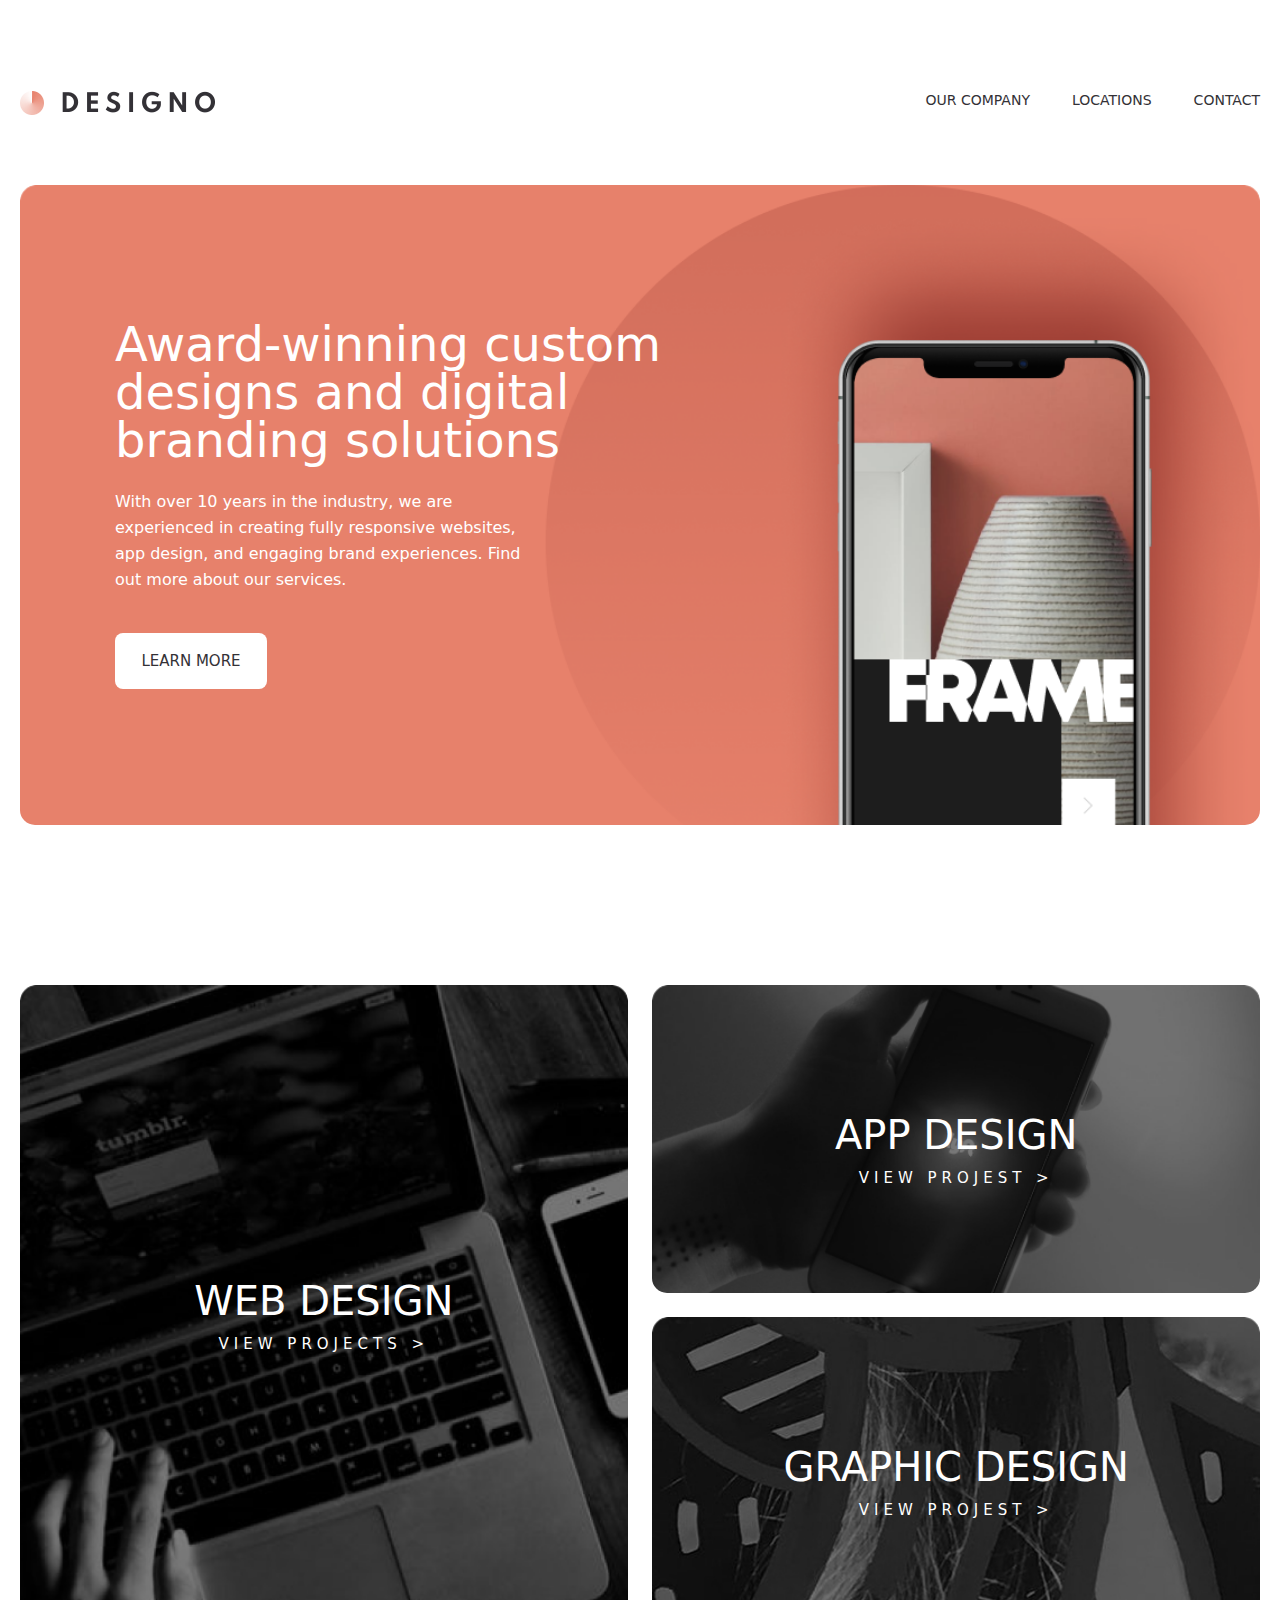
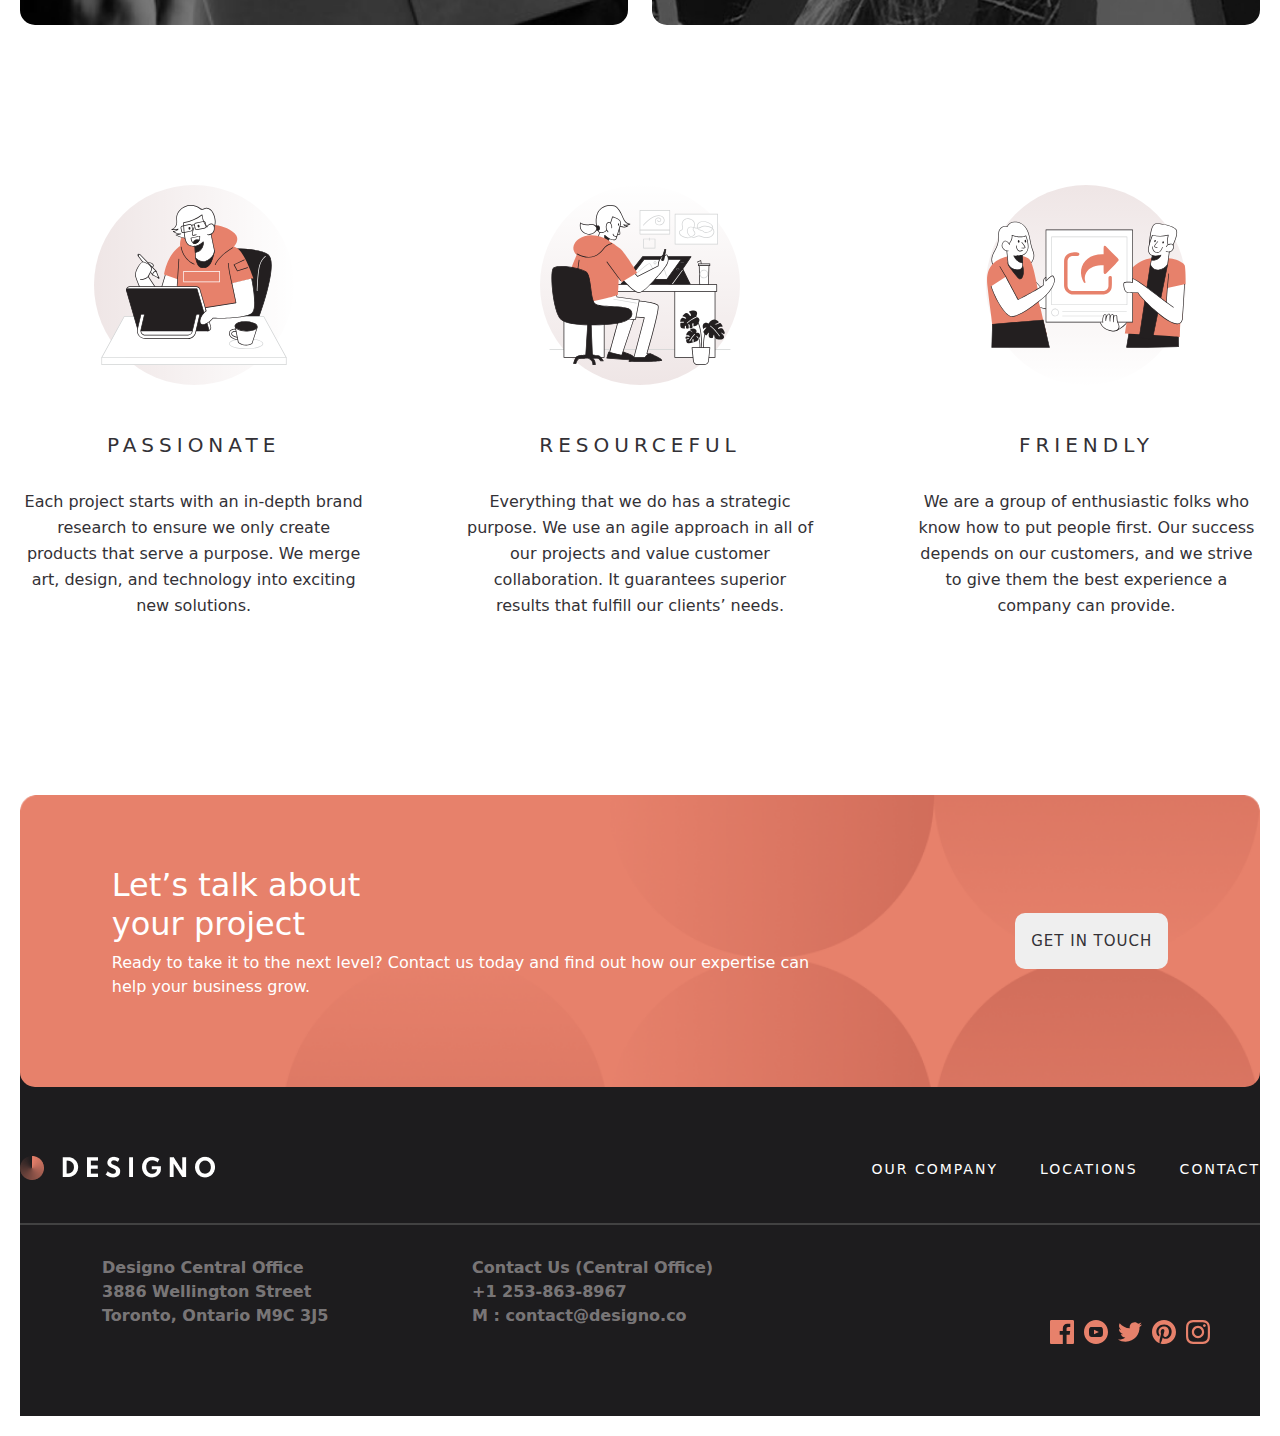
<file: index.html>
<!DOCTYPE html>
<html lang="en">
<head>
    <meta charset="UTF-8">
    <meta name="viewport" content="width=device-width, initial-scale=1.0">
    <title>Document</title>
    <link rel="stylesheet" href="./css/index.css">
    <link rel="stylesheet" href="https://cdn.jsdelivr.net/npm/bootstrap@5.3.3/dist/css/bootstrap.min.css    ">

</head>
<body>
    <header>
      <div class="div-1 container-xxl">
        <a href="./index.html">

            <img class="img-1" src="./img/asosi-logo.png" alt="asosi logo">
        </a>
        <div class="div-1-1">
            <a href="./indrh5.html">OUR COMPANY</a>
            <a class="a1" href="./indeh6.html">LOCATIONS</a>
            <a href="./indrh7.html">CONTACT</a>
        </div>
        <div class="div-20">

            <button id="button">menus</button>
            <button id="button1">none</button>
        </div>
        </div>
    <div id="menus1">
        <a href="#">OUR COMPANY</a>
        <div class="chiziq1"></div>
        <a class="a1" href="#">LOCATIONS</a>
        <div class="chiziq1"></div>
        <a href="#">CONTACT</a>
    </div>
     <div class="div-2 container-xxl">
        <img class="img" src="./img3/Group 64 Copy.png" alt="">
        <h1>Award-winning custom designs and digital branding solutions</h1>
        <p>With over 10 years in the industry, we are experienced in creating fully responsive websites, app design, and engaging brand experiences. Find out more about our services.</p>
        <button><a href="#">LEARN MORE</a></button>
     </div>
    </header>
    <main>
        <div class="div-3 container-xxl">
            <div class="div-3-1">
               <h2>WEB DESIGN</h2>
               <a href="./indeh.html">VIEW PROJECTS ></a>
            </div>
            <div class="div-3-0">
                <div class="div-3-2">
                   <h2>
                    APP DESIGN
                   </h2>
                   <a href="./indeh3.html">VIEW PROJEST ></a>
                </div>
                <div class="div-3-3">
                   <h2>GRAPHIC DESIGN</h2>
                   <a href="/indeh4.html">VIEW PROJEST ></a>
                </div>
            </div>
        </div>
        <div class="div-4  container-xxl">
            <div class="div-4-1">
                <img src="./svg/img-1.svg" alt="img">
                <div class="div-8">

                    <h4>PASSIONATE</h4>
                    <p>Each project starts with an in-depth brand research to ensure we only create products that serve a purpose. We merge art, design, and technology into exciting new solutions.</p>
                </div>
            </div>
            <div class="div-4-1">
                <img src="./svg/img-2.svg" alt="img">
                <div class="div-8">
                    <h4>RESOURCEFUL</h4>
                    <p>Everything that we do has a strategic purpose. We use an agile approach in all of our projects and value customer collaboration. It guarantees superior results that fulfill our clients’ needs.</p>
                </div>
            </div>
            <div class="div-4-1">
                <img src="./svg/img-3.svg" alt="img">
                <div class="div-8">

                    <h4>FRIENDLY</h4>
                    <p> We are a group of enthusiastic folks who know how to put people first. Our success depends on our customers, and we strive to give them the best experience a company can provide.</p>
                </div>
            </div>
        </div>
        <div>

            <div class="div-5 container-xxl">
                <div class="div-5-1">
                    <h2>Let’s talk about <br>  your project</h2>
                    <p> Ready to take it to the next level? Contact us today and find out how our expertise can help your business grow.</p>
                </div>
                <button><a href="#">GET IN TOUCH</a></button>
            </div>
        </div>
    </main>
    <footer >
        <div class="div-6 container-xxl">
            <img src="./img/bernt-llogo.png" alt="asaosi logo">
            <div class="div-6-1">
                <a href="./indrh5.html">OUR COMPANY</a>
                <a class="a" href="./indeh6.html">LOCATIONS</a>
                <a href="./indrh7.html">CONTACT</a>
            </div>
            </div>
            <div class="chiziq container-xxl"></div>
            <div class="div-7 container">
                <div class="div-7-1">
                    <ul>
                        <li><a href="#">Designo Central Office</a></li>
                        <li><a href="#">3886 Wellington Street</a></li>
                        <li><a href="#">Toronto, Ontario M9C 3J5</a></li>
                    </ul>
                    <ul>
                        <li><a href="#">Contact Us (Central Office)</a></li>
                        <li><a href="#"> +1 253-863-8967</a></li>
                        <li><a href="#">M : contact@designo.co</a></li>
                    </ul>
                </div>
                <div class="div-7-2">
                    <a href="#"><img src="./svg/Path.svg" alt=""></a>
                    <a href="#"><img src="./svg/Shape.svg" alt=""></a>
                    <a href="#"><img src="./svg/Path (1).svg" alt=""></a>
                    <a href="#"><img src="./svg/Path (2).svg" alt=""></a>
                    <a href="#"><img src="./svg/Shape (1).svg" alt=""></a>
                </div>
            </div>
    </footer>
    <script src="./main..js"></script>
    <script src="https://cdn.jsdelivr.net/npm/bootstrap@5.3.3/dist/js/bootstrap.bundle.min.js    "></script>
</body>
</html>
</file>
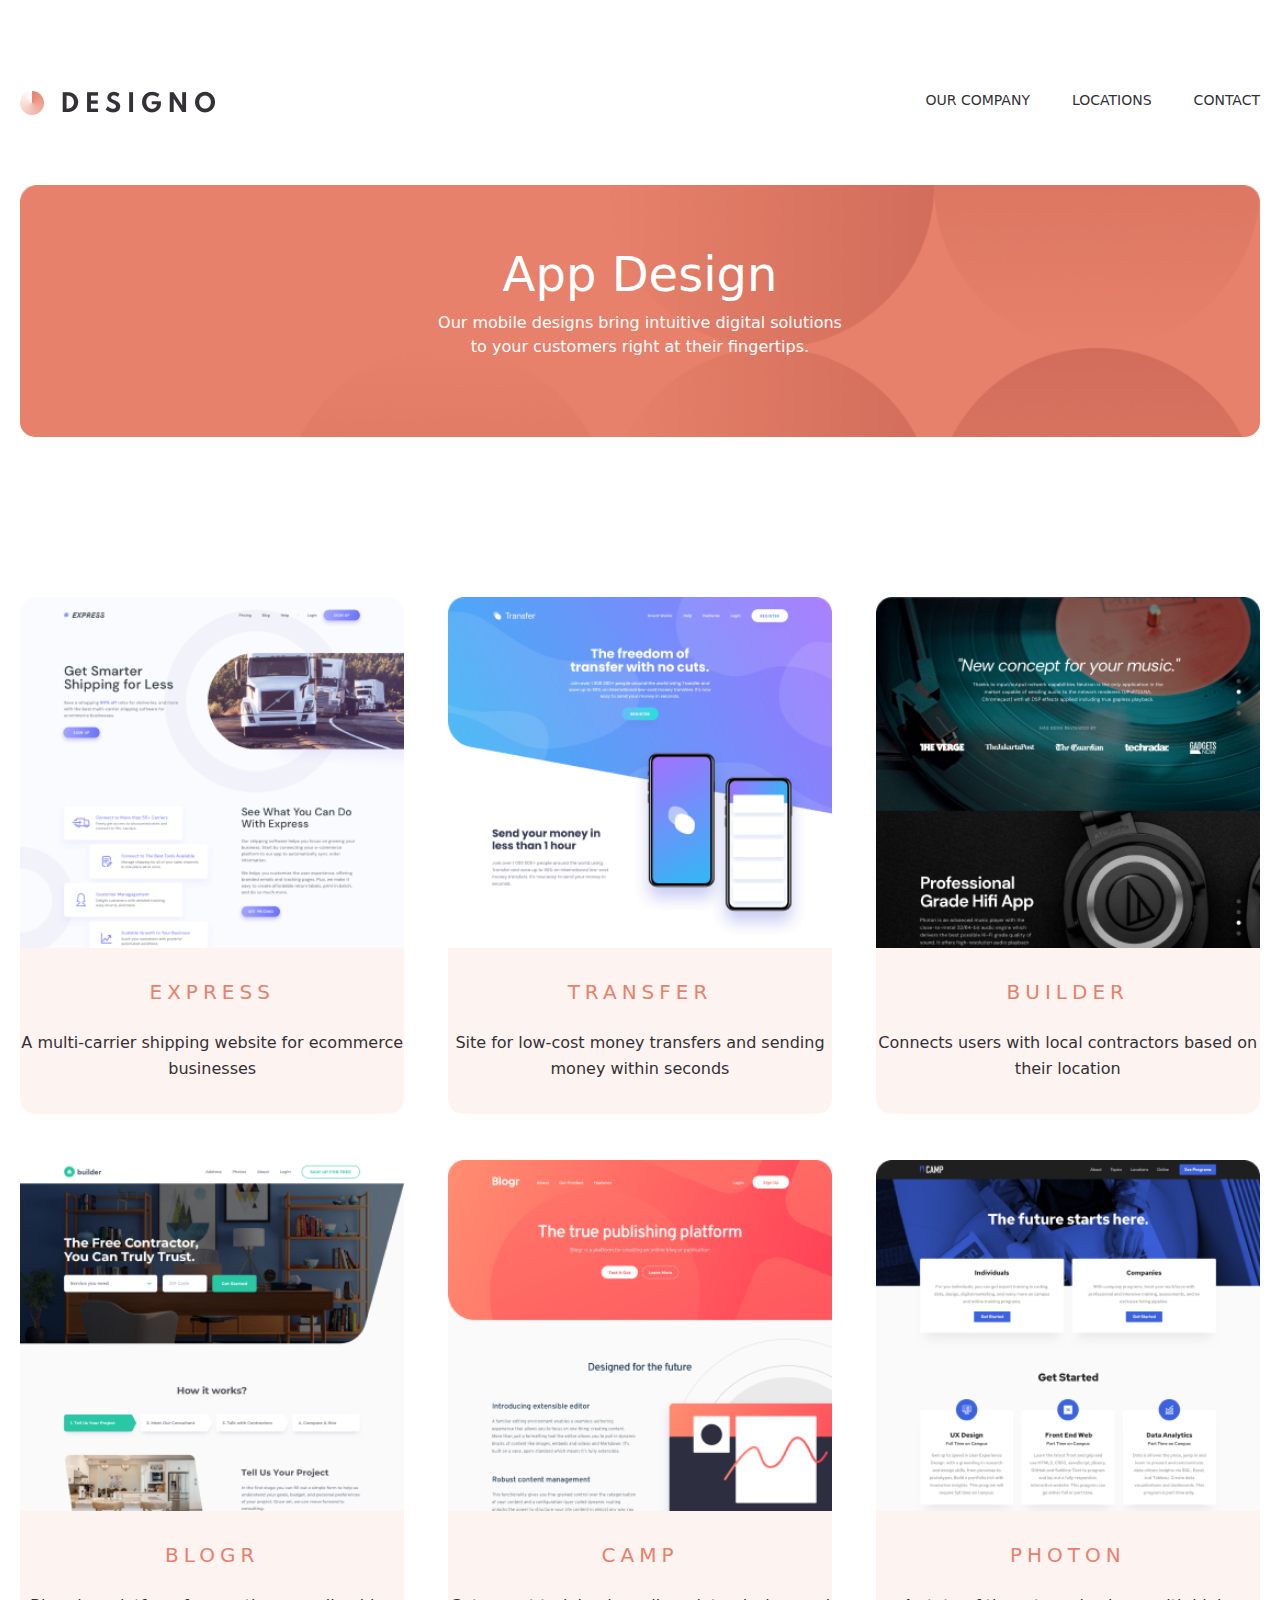
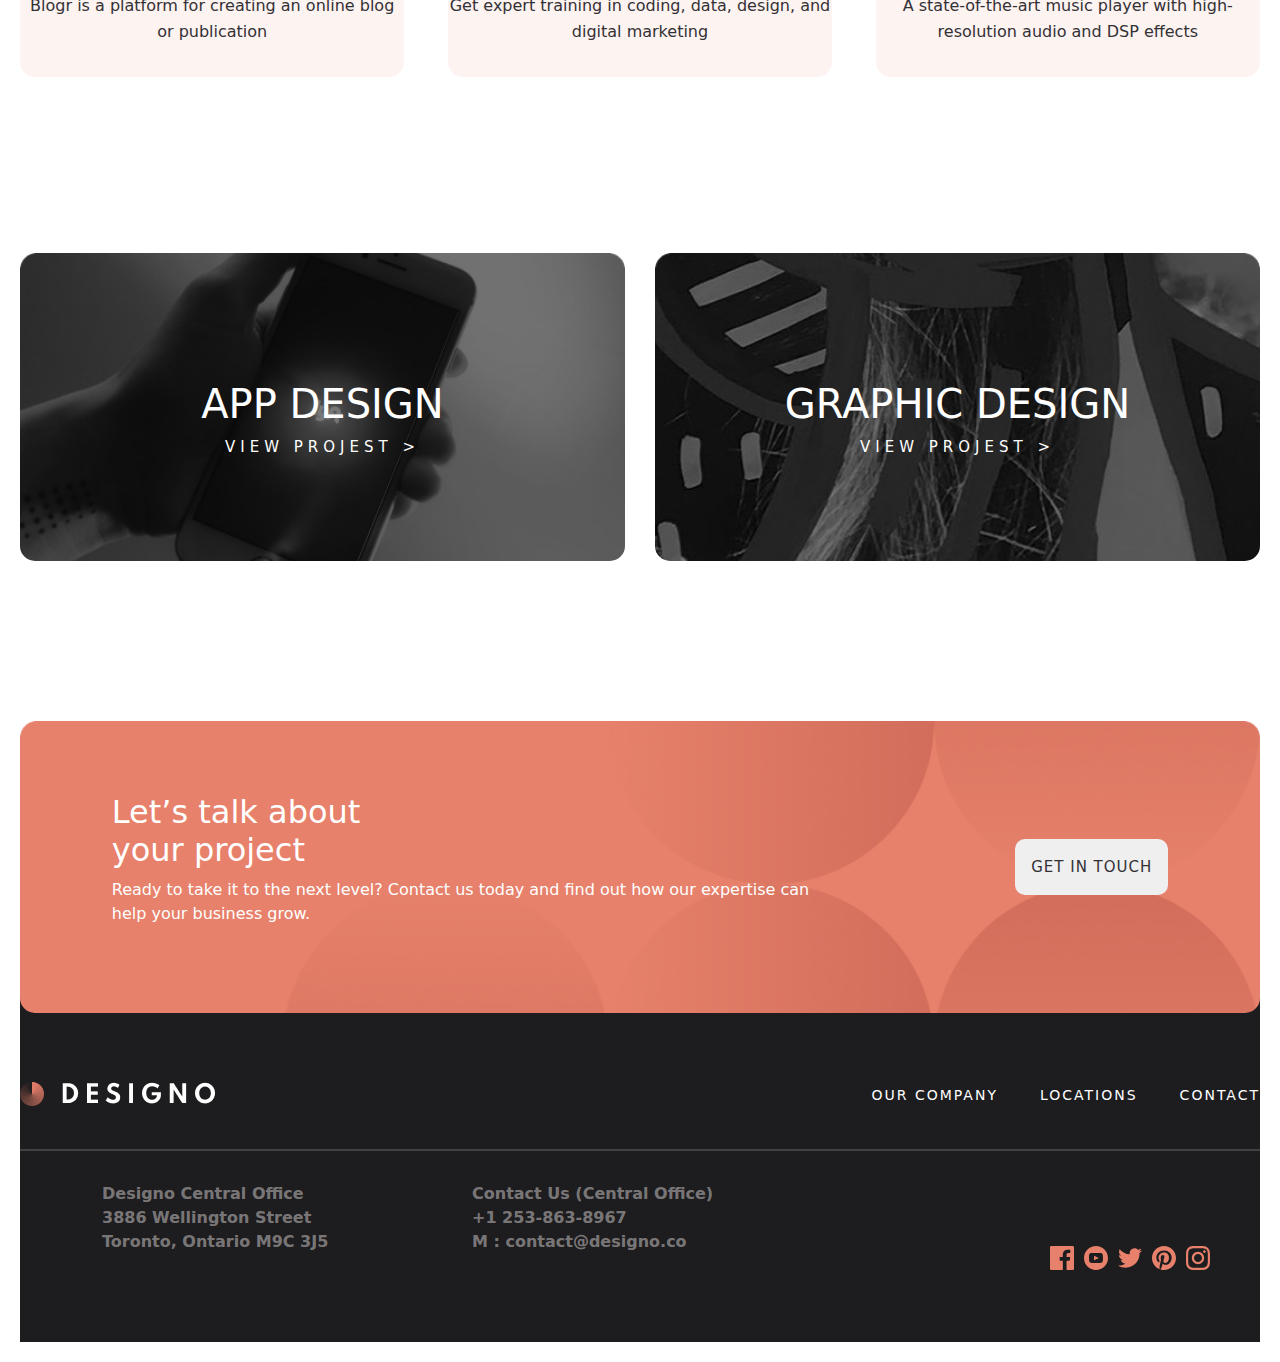
<file: indeh.html>
<!DOCTYPE html>
<html lang="en">
<head>
    <meta charset="UTF-8">
    <meta name="viewport" content="width=device-width, initial-scale=1.0">
    <title>Document</title>
    <link rel="stylesheet" href="./css/index.css">
    <link rel="stylesheet" href="https://cdn.jsdelivr.net/npm/bootstrap@5.3.3/dist/css/bootstrap.min.css    ">

</head>
<body>
    <header>
        <div class="div-1 container-xxl">
            <a href="./index.html">

                <img class="img-1" src="./img/asosi-logo.png" alt="asosi logo">
            </a>
          <div class="div-1-1">
              <a href="./indrh5.html">OUR COMPANY</a>
              <a class="a1" href="./indeh6.html">LOCATIONS</a>
              <a href="./indrh7.html">CONTACT</a>
          </div>
          <div class="div-20">

            <button id="button">menus</button>
            <button id="button1">none</button>
        </div>
        </div>
    <div id="menus1">
        <a href="#">OUR COMPANY</a>
        <div class="chiziq1"></div>
        <a class="a1" href="#">LOCATIONS</a>
        <div class="chiziq1"></div>
        <a href="#">CONTACT</a>
    </div>
        </div>
        <div class="div-11 container-xxl">
            <div class="div-12">

                <h2>App Design</h2>
                <p> Our mobile designs bring intuitive digital solutions <br>
                    to your customers right at their fingertips.</p>
            </div>
        </div>
      </header>
      <main>
        <div class="div-9 container-xxl">
            <div class="div-9-1">
                <a href="#">
                <img src="./img/rasm-1.png" alt="rasm">
                    <div class="div-9-1-1">
                        <h2>EXPRESS</h2>
                        <p>A multi-carrier shipping website for ecommerce businesses</p>
                    </div>
                </a>
            </div>
            <div class="div-9-1">
                <a href="#">
                    <img src="./img2/Express - Desktop (1).png" alt="rasm">
                    <div class="div-9-1-1">
                        <h2>TRANSFER</h2>
                        <p>Site for low-cost money transfers and sending money within seconds</p>
                    </div>
                </a>
            </div>
            <div class="div-9-1">
                <a href="#">
                    <img src="./img2/Express - Desktop (4).png" alt="rasm">
                    <div class="div-9-1-1">
                        <h2>BUILDER</h2>
                        <p>Connects users with local contractors based on their location</p>
                    </div>
                </a>
            </div>
            <div class="div-9-1">
                <a href="#">
                    <img src="./img2/Express - Desktop (5).png" alt="rasm">
                    <div class="div-9-1-1">
                        <h2>BLOGR</h2>
                        <p>Blogr is a platform for creating an online blog or publication</p>
                    </div>
                </a>
            </div>
            <div class="div-9-1">
                <a href="#">
                    <img src="./img2/Express - Desktop (6).png" alt="rasm">
                    <div class="div-9-1-1">
                        <h2>CAMP</h2>
                        <p>Get expert training in coding, data, design, and digital marketing</p>
                    </div>
                </a>
            </div>
            <div class="div-9-1">
                <a href="#">
                <img src="./img2/Express - Desktop (7).png" alt="rasm">
                    <div class="div-9-1-1">
                        <h2>PHOTON</h2>
                        <p>A state-of-the-art music player with high-resolution audio and DSP effects</p>
                    </div>
                </a>
            </div>
        </div>
        <div class=" div-10 container-xxl">
            <div class="div-3-2">
                <h2>
                    APP DESIGN
                </h2>
                <a href="./indeh3.html">VIEW PROJEST ></a>
            </div>
            <div class="div-3-3">
                <h2>GRAPHIC DESIGN</h2>
                <a href="./indeh4.html">VIEW PROJEST ></a>
            </div>
      </main>
        <div class="div-5 container-xxl">
            <div class="div-5-1">
                <h2>Let’s talk about <br> your project</h2>
                <p> Ready to take it to the next level? Contact us today and find out how our expertise can help your business grow.</p>
            </div>
            <button class="button"><a href="#">GET IN TOUCH</a></button>
        </div>
    <footer >
        <div class="div-6 container-xxl">
            <img src="./img/bernt-llogo.png" alt="asaosi logo">
            <div class="div-6-1">
                <a href="./indrh5.html">OUR COMPANY</a>
                <a class="a" href="./indeh6.html">LOCATIONS</a>
                <a href="./indrh7.html">CONTACT</a>
            </div>
            </div>
            <div class="chiziq container-xxl"></div>
            <div class="div-7 container">
                <div class="div-7-1">
                    <ul>
                        <li><a href="#">Designo Central Office</a></li>
                        <li><a href="#">3886 Wellington Street</a></li>
                        <li><a href="#">Toronto, Ontario M9C 3J5</a></li>
                    </ul>
                    <ul>
                        <li><a href="#">Contact Us (Central Office)</a></li>
                        <li><a href="#"> +1 253-863-8967</a></li>
                        <li><a href="#">M : contact@designo.co</a></li>
                    </ul>
                </div>
                <div class="div-7-2">
                    <a href="#"><img src="./svg/Path.svg" alt=""></a>
                    <a href="#"><img src="./svg/Shape.svg" alt=""></a>
                    <a href="#"><img src="./svg/Path (1).svg" alt=""></a>
                    <a href="#"><img src="./svg/Path (2).svg" alt=""></a>
                    <a href="#"><img src="./svg/Shape (1).svg" alt=""></a>
                </div>
            </div>
    </footer>
    <script src="./main..js"></script>
    <script src="https://cdn.jsdelivr.net/npm/bootstrap@5.3.3/dist/js/bootstrap.bundle.min.js    "></script>
</body>
</html>
</file>
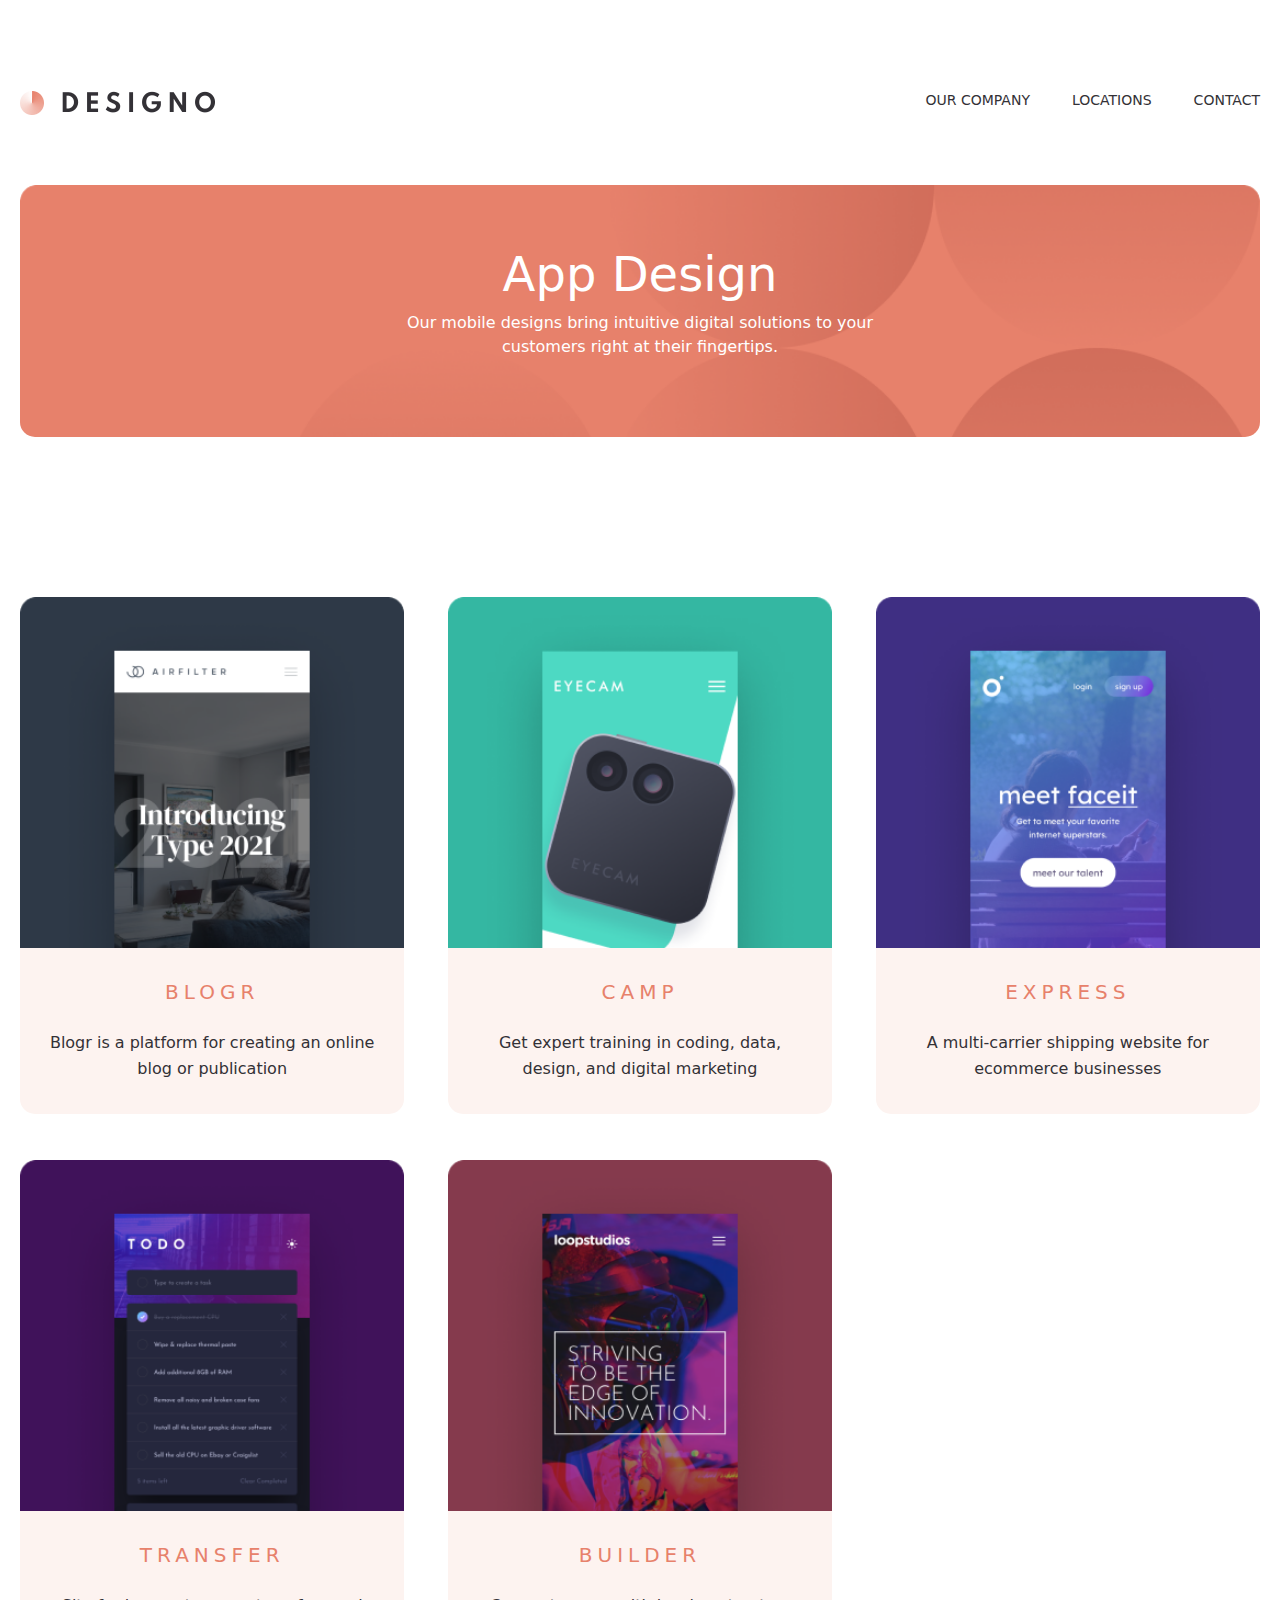
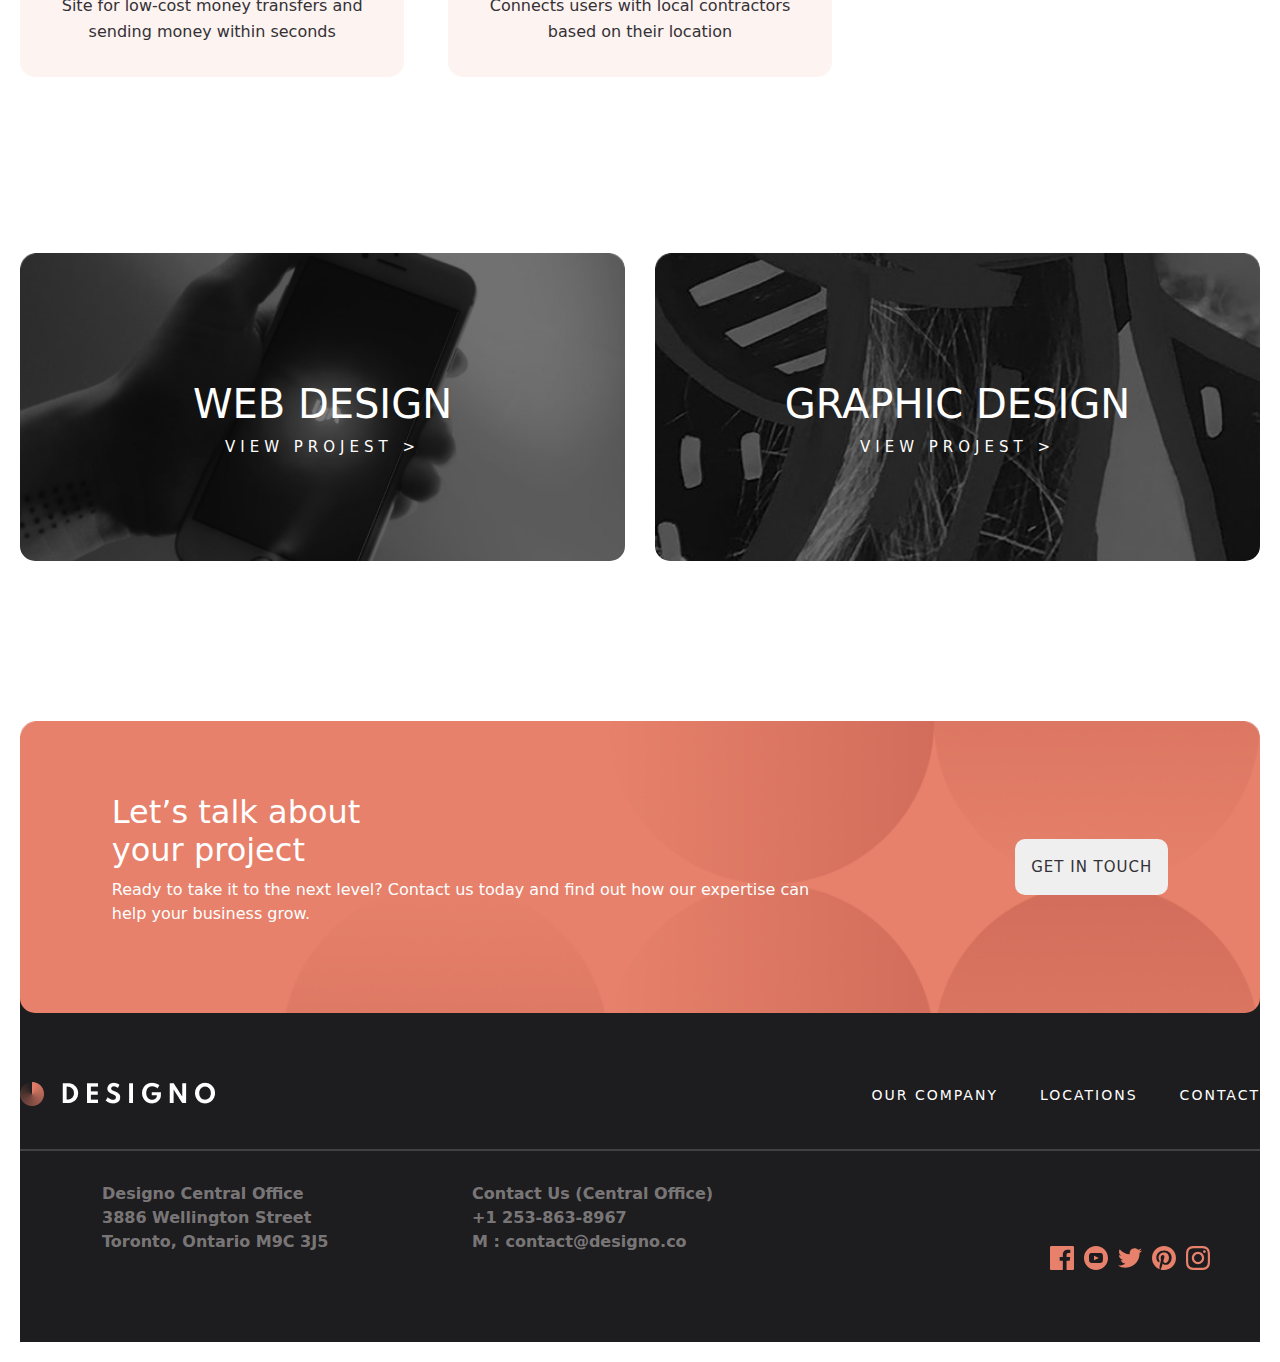
<file: indeh3.html>
<!DOCTYPE html>
<html lang="en">
    <head>
        <meta charset="UTF-8">
        <meta name="viewport" content="width=device-width, initial-scale=1.0">
        <title>Document</title>
        <link rel="stylesheet" href="./css/index.css">
        <link rel="stylesheet" href="https://cdn.jsdelivr.net/npm/bootstrap@5.3.3/dist/css/bootstrap.min.css    ">
        
    </head>
    <body>
        <header>
            <div class="div-1 container-xxl">
                <a href="./index.html">

                    <img class="img-1" src="./img/asosi-logo.png" alt="asosi logo">
                </a>
                <div class="div-1-1">
                    <a href="./indrh5.html">OUR COMPANY</a>
                    <a class="a1" href="./indeh6.html">LOCATIONS</a>
                    <a href="./indrh7.html">CONTACT</a>
                </div>
                <div class="div-20">

                    <button id="button">menus</button>
                    <button id="button1">none</button>
                </div>
                </div>
            <div id="menus1">
                <a href="#">OUR COMPANY</a>
                <div class="chiziq1"></div>
                <a class="a1" href="#">LOCATIONS</a>
                <div class="chiziq1"></div>
                <a href="#">CONTACT</a>
            </div>
            </div>
            <div class="div-11 container-xxl">
                <div class="div-12">
                    
                    <h2>App Design</h2>
                    <p> Our mobile designs bring intuitive digital solutions
                        to your customers right at their fingertips.</p>
                    </div>
                </div>
            </header>
            <main>
                <div class="div-9 container-xxl">
                    <div class="div-9-1">
                        <a href="#">
                            <img src="./img3/Express - Desktop (8).png" alt="rasm">
                            <div class="div-9-1-1">
                                <h2>BLOGR</h2>
                                <p>Blogr is a platform for creating an online <br> blog or publication</p>
                            </div>
                        </a>
                    </div>
                    <div class="div-9-1">
                        <a href="#">
                            <img src="./img3/Express - Desktop (9).png" alt="rasm">
                            <div class="div-9-1-1">
                                <h2>CAMP</h2>
                                <p>Get expert training in coding, data,<br> design, and digital marketing</p>
                            </div>
                        </a>
                    </div>
                    <div class="div-9-1">
                        <a href="#">
                        <img src="./img3/Express - Desktop (10).png" alt="rasm">
                        <div class="div-9-1-1">
                            <h2>EXPRESS</h2>
                            <p>A multi-carrier shipping website for <br> ecommerce businesses</p>
                        </div>
                    </a>
                </div>
                <div class="div-9-1">
                    <a href="#">
                    <img src="./img3/Express - Desktop (11).png" alt="rasm">
                    <div class="div-9-1-1">
                        <h2>TRANSFER</h2>
                        <p>Site for low-cost money transfers and <br> sending money within seconds</p>
                    </div>
                </a>
            </div>
            <div class="div-9-1">
                <a href="#">
                    <img src="./img3/Express - Desktop (12).png" alt="rasm">
                    <div class="div-9-1-1">
                        <h2>BUILDER</h2>
                        <p>Connects users with local contractors <br> based on their location</p>
                    </div>
                </a>
            </div>
           
        </div>
        <div class=" div-10 container-xxl">
            <div class="div-3-2">
                <h2>
                    WEB DESIGN
                </h2>
                <a href="./indeh.html">VIEW PROJEST ></a>
            </div>
            <div class="div-3-3">
                <h2>GRAPHIC DESIGN</h2>
                <a href="./indeh4.html">VIEW PROJEST ></a>
            </div>
      </main>
        <div class="div-5 container-xxl">
            <div class="div-5-1">
                <h2>Let’s talk about <br> your project</h2>
                <p> Ready to take it to the next level? Contact us today and find out how our expertise can help your business grow.</p>
            </div>
            <button class="button"><a href="#">GET IN TOUCH</a></button>
        </div>
    <footer >
        <div class="div-6 container-xxl">
            <img src="./img/bernt-llogo.png" alt="asaosi logo">
            <div class="div-6-1">
                <a href="./indrh5.html">OUR COMPANY</a>
                <a class="a" href="./indeh6.html">LOCATIONS</a>
                <a href="./indrh7.html">CONTACT</a>
            </div>
            </div>
            <div class="chiziq container-xxl"></div>
            <div class="div-7 container">
                <div class="div-7-1">
                    <ul>
                        <li><a href="#">Designo Central Office</a></li>
                        <li><a href="#">3886 Wellington Street</a></li>
                        <li><a href="#">Toronto, Ontario M9C 3J5</a></li>
                    </ul>
                    <ul>
                        <li><a href="#">Contact Us (Central Office)</a></li>
                        <li><a href="#"> +1 253-863-8967</a></li>
                        <li><a href="#">M : contact@designo.co</a></li>
                    </ul>
                </div>
                <div class="div-7-2">
                    <a href="#"><img src="./svg/Path.svg" alt=""></a>
                    <a href="#"><img src="./svg/Shape.svg" alt=""></a>
                    <a href="#"><img src="./svg/Path (1).svg" alt=""></a>
                    <a href="#"><img src="./svg/Path (2).svg" alt=""></a>
                    <a href="#"><img src="./svg/Shape (1).svg" alt=""></a>
                </div>
            </div>
    </footer>
    <script src="./main..js"></script>

    <script src="https://cdn.jsdelivr.net/npm/bootstrap@5.3.3/dist/js/bootstrap.bundle.min.js    "></script>
</body>
</html>
</file>
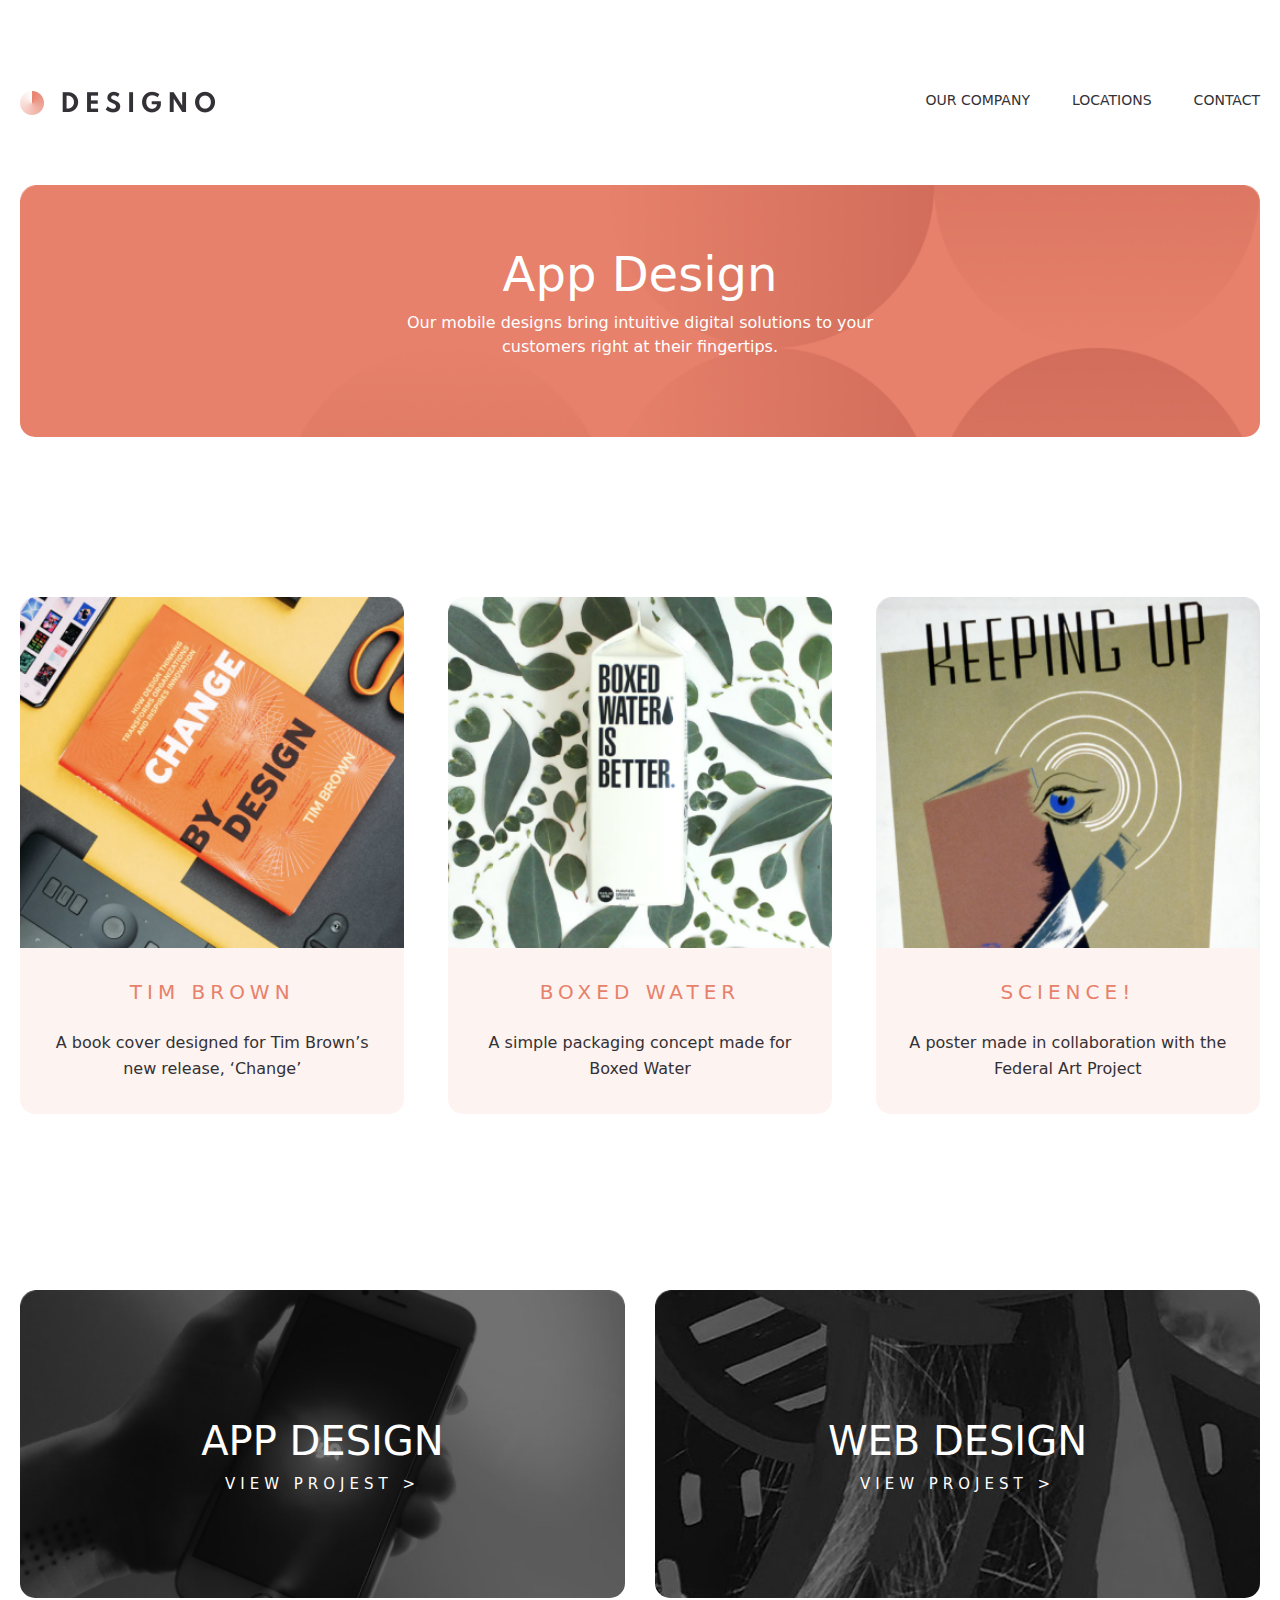
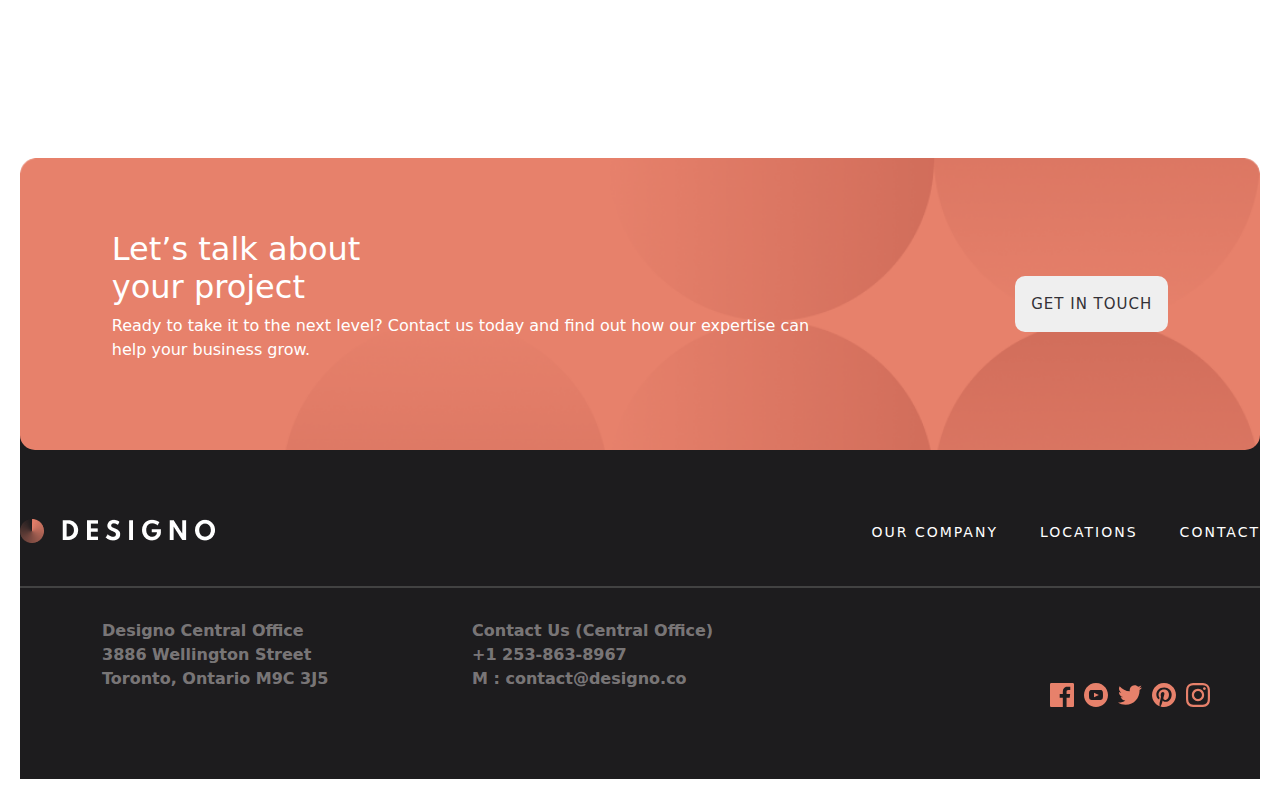
<file: indeh4.html>
<!DOCTYPE html>
<html lang="en">
    <head>
        <meta charset="UTF-8">
        <meta name="viewport" content="width=device-width, initial-scale=1.0">
        <title>Document</title>
        <link rel="stylesheet" href="./css/index.css">
        <link rel="stylesheet" href="https://cdn.jsdelivr.net/npm/bootstrap@5.3.3/dist/css/bootstrap.min.css    ">
        
    </head>
    <body>
        <header>
            <div class="div-1 container-xxl">
                <a href="./index.html">

                    <img class="img-1" src="./img/asosi-logo.png" alt="asosi logo">
                </a>
                <div class="div-1-1">
                    <a href="./indrh5.html">OUR COMPANY</a>
                    <a class="a1" href="./indeh6.html">LOCATIONS</a>
                    <a href="./indrh7.html">CONTACT</a>
                </div>
                <div class="div-20">

                    <button id="button">menus</button>
                    <button id="button1">none</button>
                </div>
                </div>
            <div id="menus1">
                <a href="#">OUR COMPANY</a>
                <div class="chiziq1"></div>
                <a class="a1" href="#">LOCATIONS</a>
                <div class="chiziq1"></div>
                <a href="#">CONTACT</a>
            </div>
            </div>
            <div class="div-11 container-xxl">
                <div class="div-12">
                    
                    <h2>App Design</h2>
                    <p> Our mobile designs bring intuitive digital solutions
                        to your customers right at their fingertips.</p>
                    </div>
                </div>
            </header>
            <main>
                <div class="div-9 container-xxl">
                    <div class="div-9-1">
                        <a href="#">
                        <img src="./img3/Express - Desktop (13).png" alt="rasm">
                        <div class="div-9-1-1">
                            <h2>TIM BROWN</h2>
                            <p>A book cover designed for Tim Brown’s <br> new release, ‘Change’</p>
                        </div>
                    </a>
                </div>
                <div class="div-9-1">
                    <a href="#">
                    <img src="./img3/Express - Desktop (14).png" alt="rasm">
                    <div class="div-9-1-1">
                        <h2>BOXED WATER</h2>
                        <p>A simple packaging concept made for <br> Boxed Water</p>
                    </div>
                </a>
            </div>
            <div class="div-9-1">
                <a href="#">
                    <img src="./img3/Express - Desktop (15).png" alt="rasm">
                    <div class="div-9-1-1">
                        <h2>SCIENCE!</h2>
                        <p>A poster made in collaboration with the <br> Federal Art Project</p>
                    </div>
                </a>
            </div>
           
        </div>
        <div class=" div-10 container-xxl">
            <div class="div-3-2">
                <h2>
                    APP DESIGN
                </h2>
                <a href="./indeh3.html">VIEW PROJEST ></a>
            </div>
            <div class="div-3-3">
                <h2>WEB DESIGN</h2>
                <a href="./indeh.html">VIEW PROJEST ></a>
            </div>
      </main>
        <div class="div-5 container-xxl">
            <div class="div-5-1">
                <h2>Let’s talk about <br> your project</h2>
                <p> Ready to take it to the next level? Contact us today and find out how our expertise can help your business grow.</p>
            </div>
            <button class="button"><a href="#">GET IN TOUCH</a></button>
        </div>
    <footer >
        <div class="div-6 container-xxl">
            <img src="./img/bernt-llogo.png" alt="asaosi logo">
            <div class="div-6-1">
                <a href="./indrh5.html">OUR COMPANY</a>
                <a class="a" href="./indeh6.html">LOCATIONS</a>
                <a href="./indrh7.html">CONTACT</a>
            </div>
            </div>
            <div class="chiziq container-xxl"></div>
            <div class="div-7 container">
                <div class="div-7-1">
                    <ul>
                        <li><a href="#">Designo Central Office</a></li>
                        <li><a href="#">3886 Wellington Street</a></li>
                        <li><a href="#">Toronto, Ontario M9C 3J5</a></li>
                    </ul>
                    <ul>
                        <li><a href="#">Contact Us (Central Office)</a></li>
                        <li><a href="#"> +1 253-863-8967</a></li>
                        <li><a href="#">M : contact@designo.co</a></li>
                    </ul>
                </div>
                <div class="div-7-2">
                    <a href="#"><img src="./svg/Path.svg" alt=""></a>
                    <a href="#"><img src="./svg/Shape.svg" alt=""></a>
                    <a href="#"><img src="./svg/Path (1).svg" alt=""></a>
                    <a href="#"><img src="./svg/Path (2).svg" alt=""></a>
                    <a href="#"><img src="./svg/Shape (1).svg" alt=""></a>
                </div>
            </div>
    </footer>
    <script src="./main..js"></script>
    <script src="https://cdn.jsdelivr.net/npm/bootstrap@5.3.3/dist/js/bootstrap.bundle.min.js    "></script>
</body>
</html>
</file>
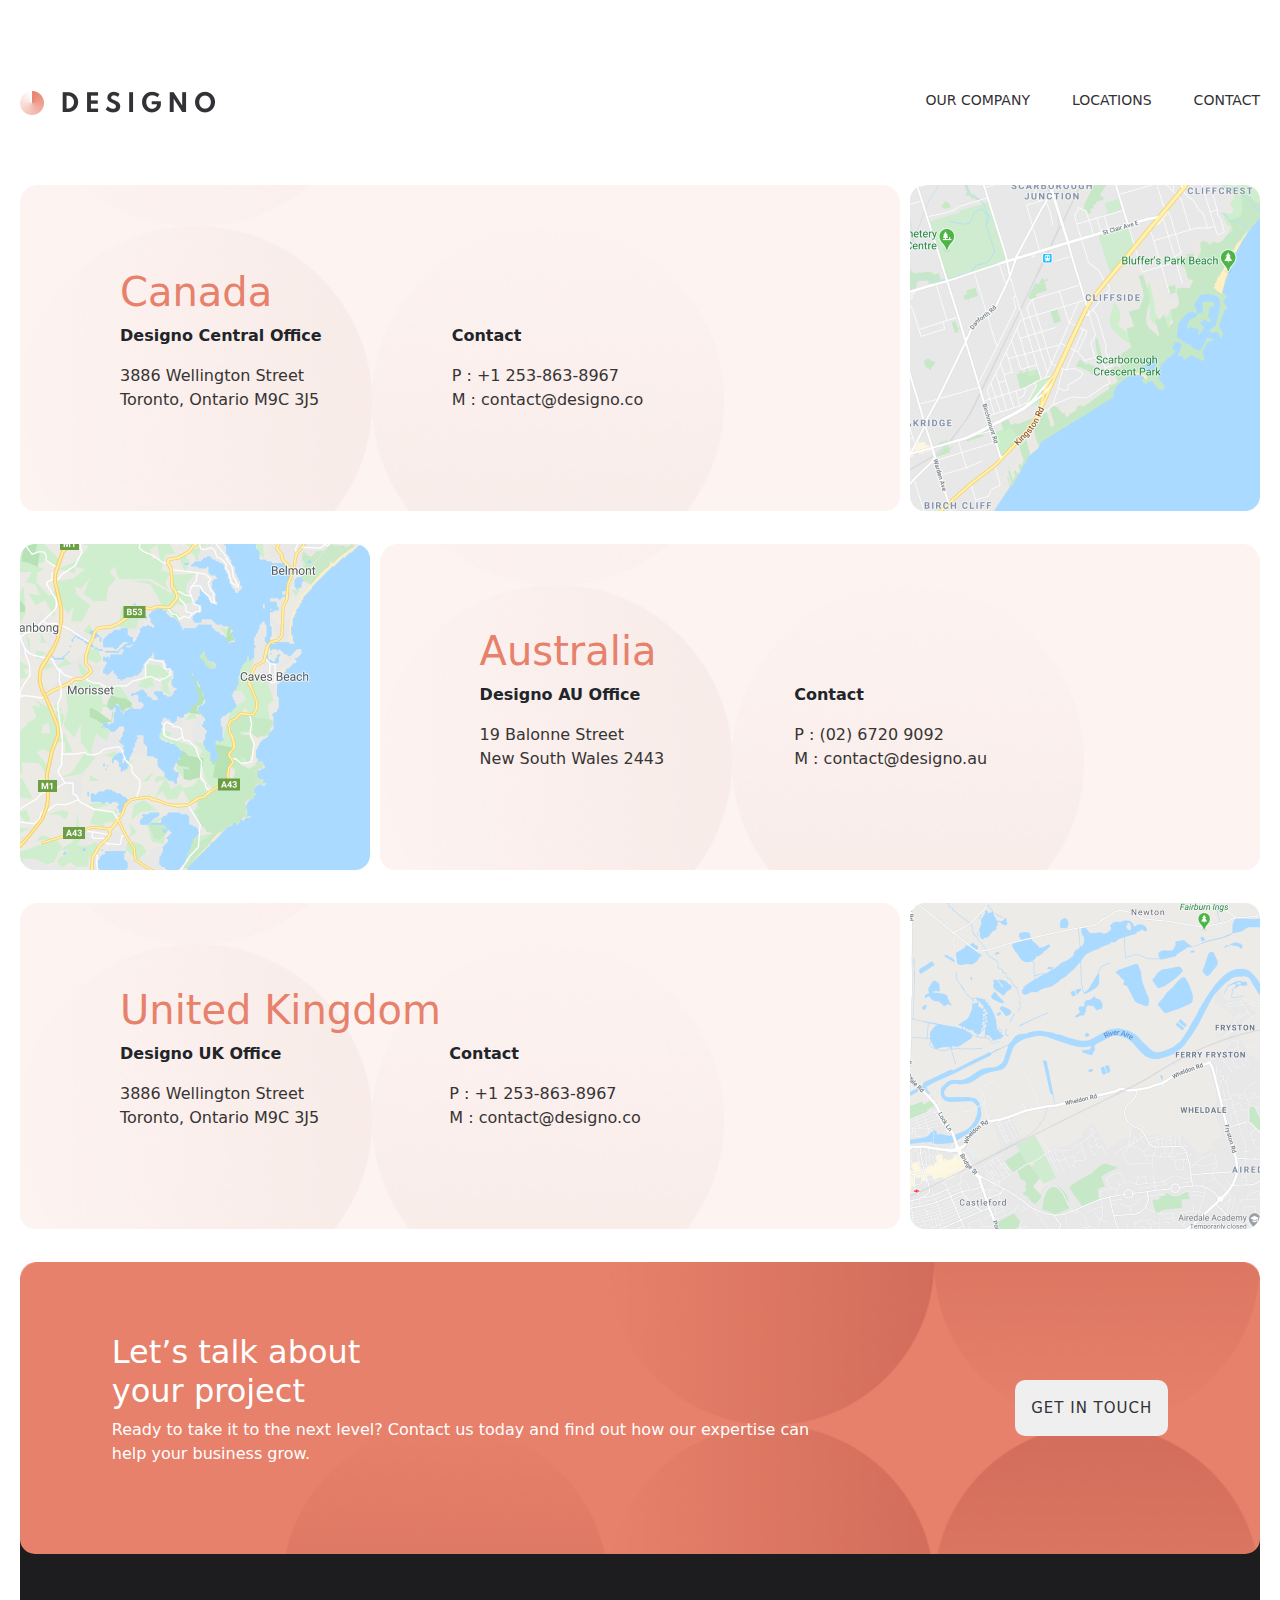
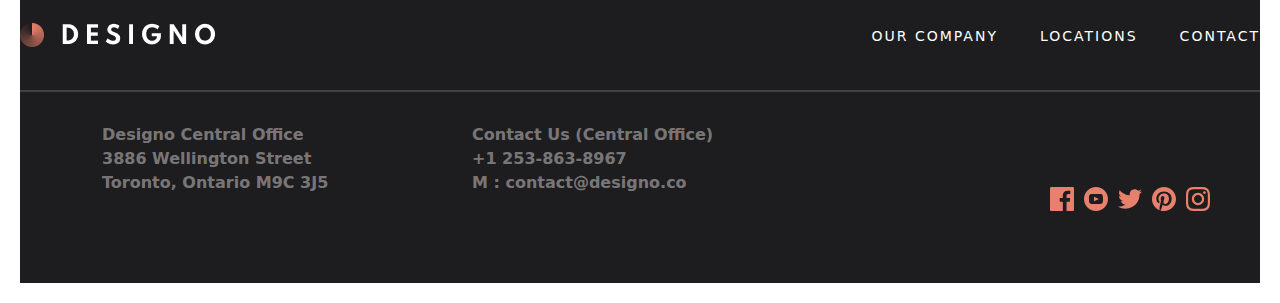
<file: indeh6.html>
<!DOCTYPE html>
<html lang="en">
<head>
    <meta charset="UTF-8">
    <meta name="viewport" content="width=device-width, initial-scale=1.0">
    <title>Document</title>
    <link rel="stylesheet" href="./css/index.css">
    <link rel="stylesheet" href="https://cdn.jsdelivr.net/npm/bootstrap@5.3.3/dist/css/bootstrap.min.css    ">

</head>
<body>
    <header>
      <div class="div-1 container-xxl">
        <a href="./index.html">

            <img class="img-1" src="./img/asosi-logo.png" alt="asosi logo">
        </a>
        <div class="div-1-1">
            <a href="./indrh5.html">OUR COMPANY</a>
            <a class="a1" href="./indeh6.html">LOCATIONS</a>
            <a href="./indrh7.html">CONTACT</a>
        </div>
        <div class="div-20">

            <button id="button">menus</button>
            <button id="button1">none</button>
        </div>
        </div>
    <div id="menus1">
        <a href="#">OUR COMPANY</a>
        <div class="chiziq1"></div>
        <a class="a1" href="#">LOCATIONS</a>
        <div class="chiziq1"></div>
        <a href="#">CONTACT</a>
    </div>
      </div>
    </header>
    <main>

        <div class="div-17 container-xxl">
            <div class="div-17-1">
                <h1>Canada</h1>
                <div class="div-17-1-1">

                    <ul>
                        <li><p>Designo Central Office</p></li>
                        <li><a href="">3886 Wellington Street</a></li>
                        <li><a href="">Toronto, Ontario M9C 3J5</a></li>
                    </ul>
                    <ul>
                        <li><p>Contact</p></li>
                        <li><a href="">P : +1 253-863-8967</a></li>
                        <li><a href="">M : contact@designo.co</a></li>
                    </ul>
                </div>
            </div>
            <img src="./img3/Group 4.png" alt="">
        </div>
        <div class="div-17 container-xxl">
            <img src="./img3/Group 4 (1).png" alt="">
            <div class="div-17-1">
                <h1>Australia</h1>
                <div class="div-17-1-1">

                    <ul>
                        <li><p>Designo AU Office</p></li>
                        <li><a href="">19 Balonne Street</a></li>
                        <li><a href="">New South Wales 2443</a></li>
                    </ul>
                    <ul>
                        <li><p>Contact </p></li>
                        <li><a href="">P : (02) 6720 9092</a></li>
                        <li><a href="">M : contact@designo.au</a></li>
                    </ul>
                </div>
            </div>
        </div>
        <div class="div-17 container-xxl">
            <div class="div-17-1">
                <h1>United Kingdom</h1>
                <div class="div-17-1-1">

                    <ul>
                        <li><p>Designo UK Office</p></li>
                        <li><a href="">3886 Wellington Street</a></li>
                        <li><a href="">Toronto, Ontario M9C 3J5</a></li>
                    </ul>
                    <ul>
                        <li><p>Contact</p></li>
                        <li><a href="">P : +1 253-863-8967</a></li>
                        <li><a href="">M : contact@designo.co</a></li>
                    </ul>
                </div>
            </div>
            <img src="./img3/Group 4 (2).png" alt="">
        </div>
        <div class="div-5 container-xxl">
            <div class="div-5-1">
                <h2>Let’s talk about <br> your project</h2>
                <p> Ready to take it to the next level? Contact us today and find out how our expertise can help your business grow.</p>
            </div>
            <button><a href="#">GET IN TOUCH</a></button>
        </div>
    </main>
    <footer >
        <div class="div-6 container-xxl">
            <img src="./img/bernt-llogo.png" alt="asaosi logo">
            <div class="div-6-1">
                <a href="./indrh5.html">OUR COMPANY</a>
                <a class="a" href="./indeh6.html">LOCATIONS</a>
                <a href="./indrh7.html">CONTACT</a>
            </div>
            </div>
            <div class="chiziq container-xxl"></div>
            <div class="div-7 container">
                <div class="div-7-1">
                    <ul>
                        <li><a href="#">Designo Central Office</a></li>
                        <li><a href="#">3886 Wellington Street</a></li>
                        <li><a href="#">Toronto, Ontario M9C 3J5</a></li>
                    </ul>
                    <ul>
                        <li><a href="#">Contact Us (Central Office)</a></li>
                        <li><a href="#"> +1 253-863-8967</a></li>
                        <li><a href="#">M : contact@designo.co</a></li>
                    </ul>
                </div>
                <div class="div-7-2">
                    <a href="#"><img src="./svg/Path.svg" alt=""></a>
                    <a href="#"><img src="./svg/Shape.svg" alt=""></a>
                    <a href="#"><img src="./svg/Path (1).svg" alt=""></a>
                    <a href="#"><img src="./svg/Path (2).svg" alt=""></a>
                    <a href="#"><img src="./svg/Shape (1).svg" alt=""></a>
                </div>
            </div>
    </footer>
    <script src="./main..js"></script>

    <script src="https://cdn.jsdelivr.net/npm/bootstrap@5.3.3/dist/js/bootstrap.bundle.min.js    "></script>

</body>
</html>
</file>
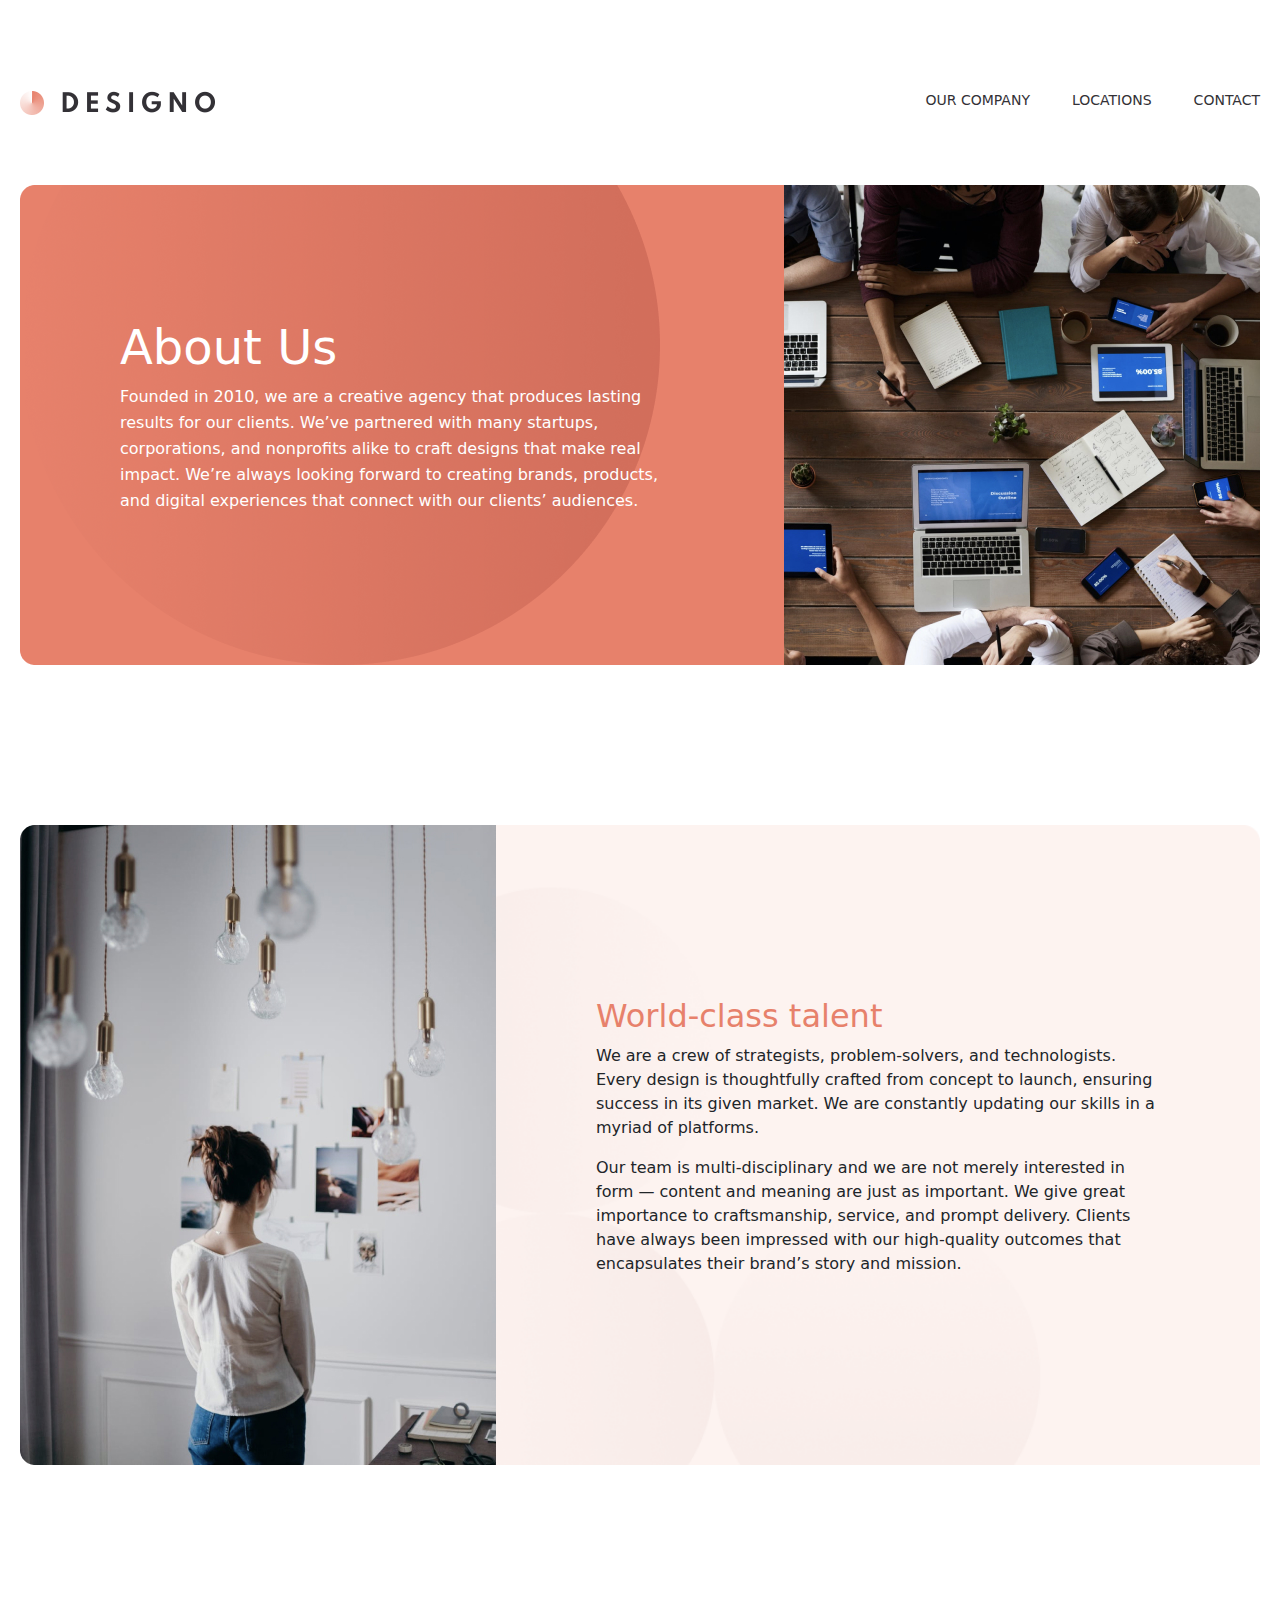
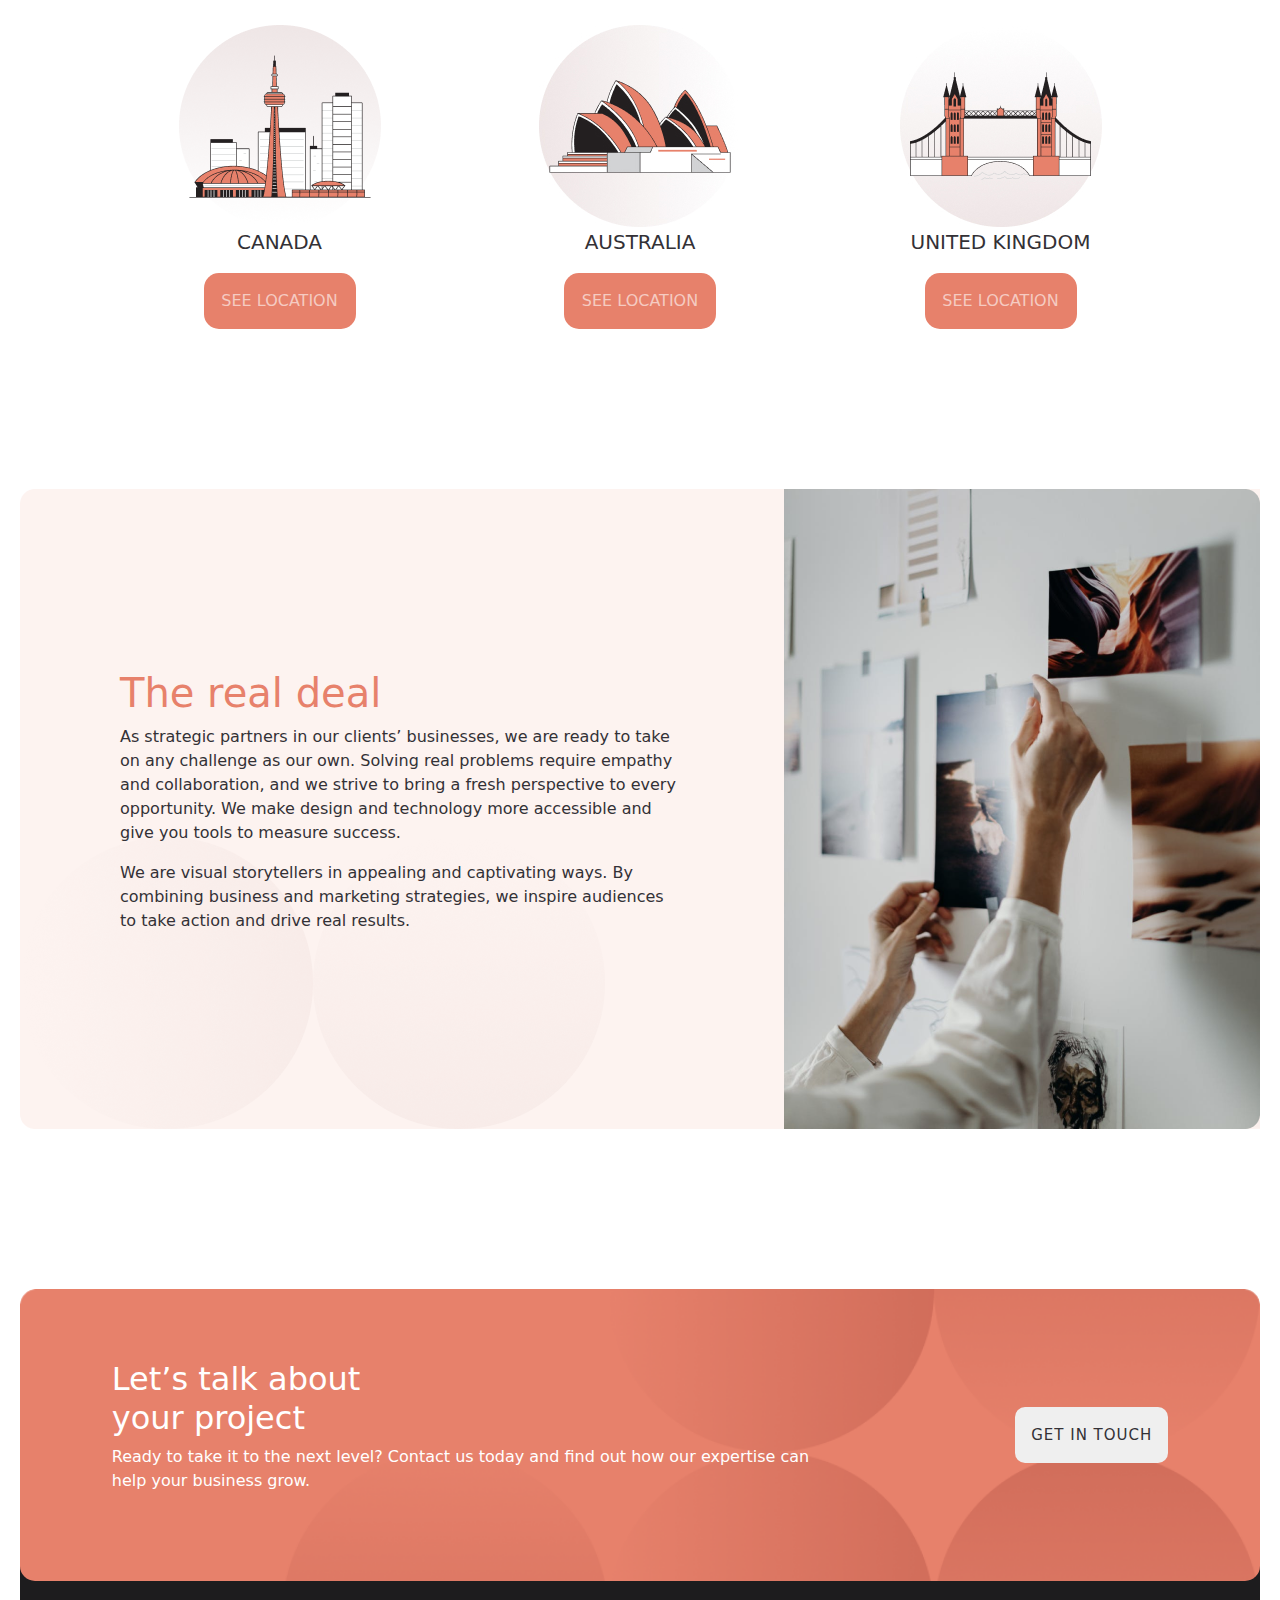
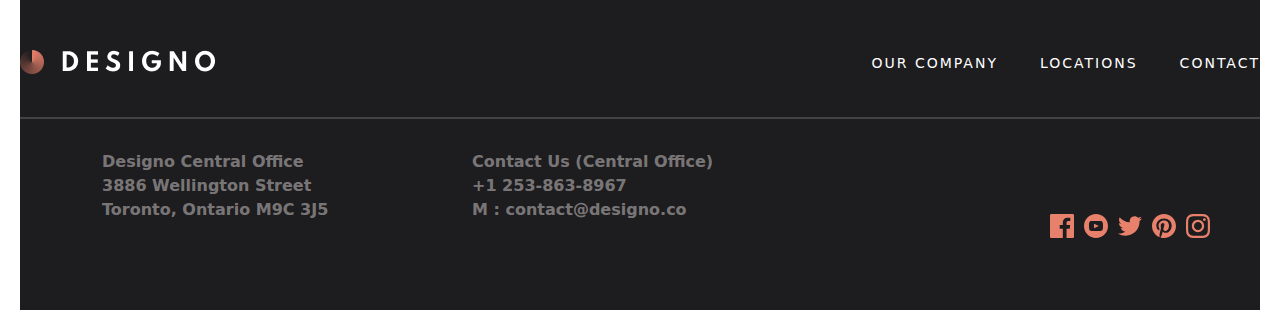
<file: indrh5.html>
<!DOCTYPE html>
<html lang="en">
<head>
    <meta charset="UTF-8">
    <meta name="viewport" content="width=device-width, initial-scale=1.0">
    <title>Document</title>
    <link rel="stylesheet" href="./css/index.css">
    <link rel="stylesheet" href="https://cdn.jsdelivr.net/npm/bootstrap@5.3.3/dist/css/bootstrap.min.css    ">

</head>
<body>
    <header>
      <div class="div-1 container-xxl">
        <a href="./index.html">

            <img class="img-1" src="./img/asosi-logo.png" alt="asosi logo">
        </a>
        <div class="div-1-1">
            <a href="./indrh5.html">OUR COMPANY</a>
            <a class="a1" href="./indeh6.html">LOCATIONS</a>
            <a href="./indrh7.html">CONTACT</a>
        </div>
        <div class="div-20">

            <button id="button">menus</button>
            <button id="button1">none</button>
        </div>
        </div>
    <div id="menus1">
        <a href="#">OUR COMPANY</a>
        <div class="chiziq1"></div>
        <a class="a1" href="#">LOCATIONS</a>
        <div class="chiziq1"></div>
        <a href="#">CONTACT</a>
    </div>
      </div>
     
     <div class="div-13 container-xxl">
        <div class="div-13-1">
            <h1>About Us</h1>
            <p>
                Founded in 2010, we are a creative agency that produces lasting results for our clients. We’ve partnered with many startups, corporations, and nonprofits alike to craft designs that make real impact. We’re always looking forward to creating brands, products, and digital experiences that connect with our clients’ audiences.
            </p>
        </div>
        <img src="./img3/Group 3.jpg" alt="">
     </div>
    </header>
    <main>

        <div class="div-14 container-xxl">
            <img src="./img3/Group 3 Copy.jpg" alt="">
            <div class="div-14-1">
                <h2>
                    World-class talent
                </h2>
                <p>We are a crew of strategists, problem-solvers, and technologists. Every design is thoughtfully crafted from concept to launch, ensuring success in its given market. We are constantly updating our skills in a myriad of platforms.</p>
                <p>Our team is multi-disciplinary and we are not merely interested in form — content and meaning are just as important. We give great importance to craftsmanship, service, and prompt delivery. Clients have always been impressed with our high-quality outcomes that encapsulates their brand’s story and mission.</p>
            </div>
        </div>
        <div class="div-15 container-xxl">
            <div class="div-15-1">
                <img src="./img3/Group 10.png" alt="">
                <p>CANADA</p>
                <button><a href="">SEE LOCATION</a></button>
            </div>
            <div class="div-15-1">
                <img src="./img3/Group 15.jpg" alt="">
                <p>AUSTRALIA</p>
                <button><a href="">SEE LOCATION</a></button>
            </div> <div class="div-15-1">
                <img src="./img3/Group 17.jpg" alt="">
                <p>UNITED KINGDOM</p>
                <button><a href="">SEE LOCATION</a></button>
            </div>
        </div>
       <div class="div-16 container-xxl">
        <div class="div-16-1">
            <h2>The real deal</h2>
            <p>As strategic partners in our clients’ businesses, we are ready to take on any challenge as our own. Solving real problems require empathy and collaboration, and we strive to bring a fresh perspective to every opportunity. We make design and technology more accessible and give you tools to measure success.</p>
            <p>We are visual storytellers in appealing and captivating ways. By combining business and marketing strategies, we inspire audiences to take action and drive real results.</p>
        </div>
        <img src="./img3/Group 3 Copy.png" alt="">
       </div>
        <div class="div-5 container-xxl">
            <div class="div-5-1">
                <h2>Let’s talk about <br> your project</h2>
                <p> Ready to take it to the next level? Contact us today and find out how our expertise can help your business grow.</p>
            </div>
            <button><a href="#">GET IN TOUCH</a></button>
        </div>
    </main>
    <footer >
        <div class="div-6 container-xxl">
            <img src="./img/bernt-llogo.png" alt="asaosi logo">
            <div class="div-6-1">
                <a href="./indrh5.html">OUR COMPANY</a>
                <a class="a" href="./indeh6.html">LOCATIONS</a>
                <a href="./indrh7.html">CONTACT</a>
            </div>
            </div>
            <div class="chiziq container-xxl"></div>
            <div class="div-7 container">
                <div class="div-7-1">
                    <ul>
                        <li><a href="#">Designo Central Office</a></li>
                        <li><a href="#">3886 Wellington Street</a></li>
                        <li><a href="#">Toronto, Ontario M9C 3J5</a></li>
                    </ul>
                    <ul>
                        <li><a href="#">Contact Us (Central Office)</a></li>
                        <li><a href="#"> +1 253-863-8967</a></li>
                        <li><a href="#">M : contact@designo.co</a></li>
                    </ul>
                </div>
                <div class="div-7-2">
                    <a href="#"><img src="./svg/Path.svg" alt=""></a>
                    <a href="#"><img src="./svg/Shape.svg" alt=""></a>
                    <a href="#"><img src="./svg/Path (1).svg" alt=""></a>
                    <a href="#"><img src="./svg/Path (2).svg" alt=""></a>
                    <a href="#"><img src="./svg/Shape (1).svg" alt=""></a>
                </div>
            </div>
    </footer>
    <script src="./main..js"></script>

    <script src="https://cdn.jsdelivr.net/npm/bootstrap@5.3.3/dist/js/bootstrap.bundle.min.js    "></script>

</body>
</html>
</file>
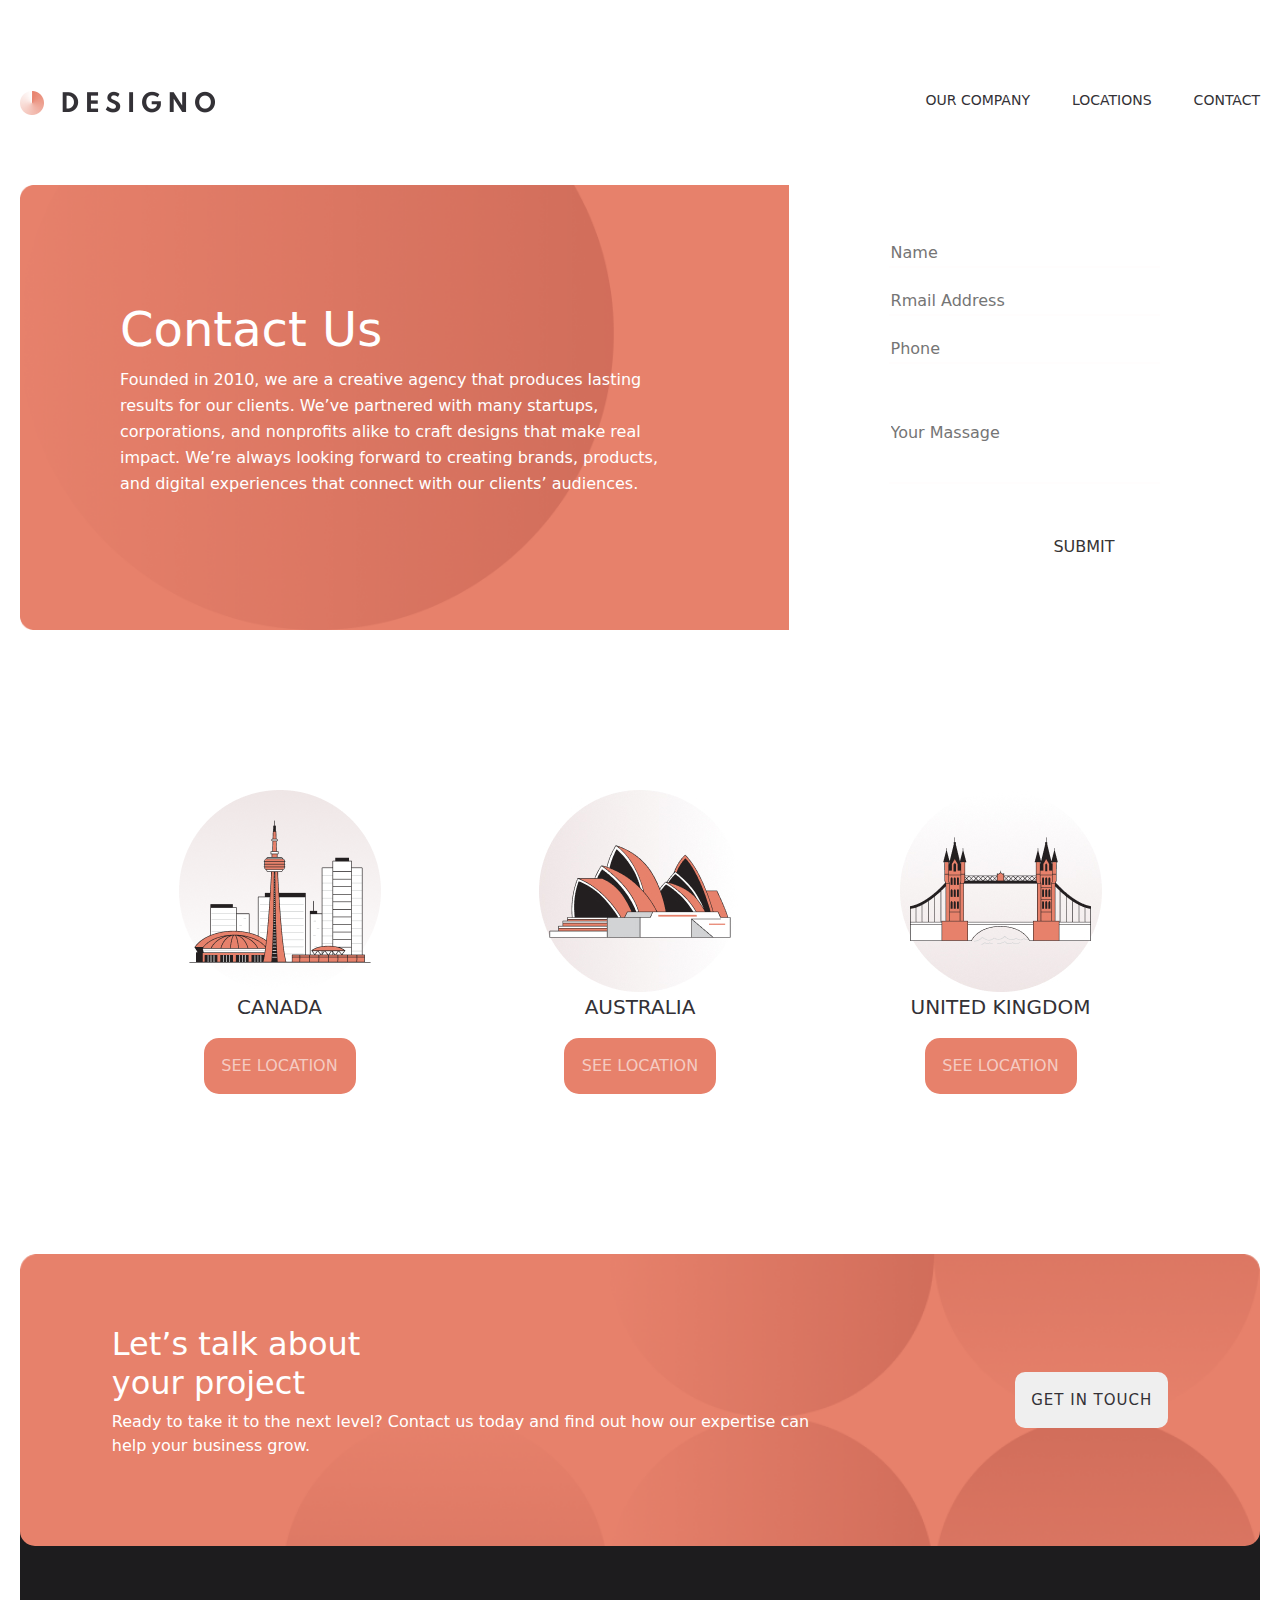
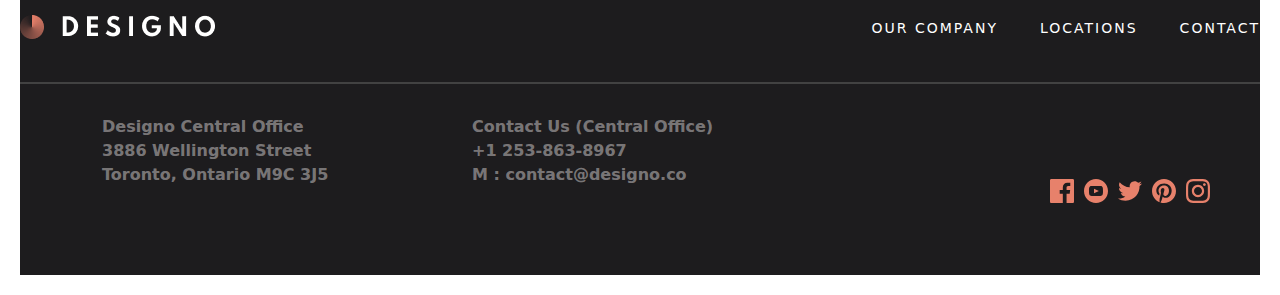
<file: indrh7.html>
<!DOCTYPE html>
<html lang="en">
<head>
    <meta charset="UTF-8">
    <meta name="viewport" content="width=device-width, initial-scale=1.0">
    <title>Document</title>
    <link rel="stylesheet" href="./css/index.css">
    <link rel="stylesheet" href="https://cdn.jsdelivr.net/npm/bootstrap@5.3.3/dist/css/bootstrap.min.css    ">

</head>
<body>
    <header>
      <div class="div-1 container-xxl">
          <a href="./index.html">
          <img class="img-1" src="./img/asosi-logo.png" alt="asosi logo">
          </a>
        <div class="div-1-1">
            <a  href="./indrh5.html">OUR COMPANY</a>
            <a class="a1" href="./indeh6.html">LOCATIONS</a>
            <a href="./indrh7.html">CONTACT</a>
        </div>
        <div class="div-20">

            <button id="button">menus</button>
            <button id="button1">none</button>
        </div>
        </div>
    <div id="menus1">
        <a href="#">OUR COMPANY</a>
        <div class="chiziq1"></div>
        <a class="a1" href="#">LOCATIONS</a>
        <div class="chiziq1"></div>
        <a href="#">CONTACT</a>
    </div>
      </div>
     
     <div class="div-13 div-18 container-xxl">
        <div class="div-13-1">
            <h1>Contact Us</h1>
            <p>
            Founded in 2010, we are a creative agency that produces lasting results for our clients. We’ve partnered with many startups, corporations, and nonprofits alike to craft designs that make real impact. We’re always looking forward to creating brands, products, and digital experiences that connect with our clients’ audiences.
            </p>
        </div>
        <div class="div-18-1">
            <input type="text" placeholder="Name" >
            <input type="text" placeholder="Rmail Address">
            <input type="text" placeholder="Phone">
            <input class="input" type="text" placeholder="Your Massage">
            <div class="div-19">

                <button><a href="#">SUBMIT</a></button>
            </div>
        </div>
     </div>
    </header>
    <main>
        <div class="div-15 container-xxl">
            <div class="div-15-1">
                <img src="./img3/Group 10.png" alt="">
                <p>CANADA</p>
                <button><a href="">SEE LOCATION</a></button>
            </div>
            <div class="div-15-1">
                <img src="./img3/Group 15.jpg" alt="">
                <p>AUSTRALIA</p>
                <button><a href="">SEE LOCATION</a></button>
            </div> <div class="div-15-1">
                <img src="./img3/Group 17.jpg" alt="">
                <p>UNITED KINGDOM</p>
                <button><a href="">SEE LOCATION</a></button>
            </div>
        </div>
        <div class="div-5 container-xxl">
            <div class="div-5-1">
                <h2>Let’s talk about <br> your project</h2>
                <p> Ready to take it to the next level? Contact us today and find out how our expertise can help your business grow.</p>
            </div>
            <button><a href="#">GET IN TOUCH</a></button>
        </div>
    </main>
    <footer >
        <div class="div-6 container-xxl">
            <img src="./img/bernt-llogo.png" alt="asaosi logo">
            <div class="div-6-1">
                <a href="./indrh5.html">OUR COMPANY</a>
                <a class="a" href="./indeh6.html">LOCATIONS</a>
                <a href="./indrh7.html">CONTACT</a>
            </div>
            </div>
            <div class="chiziq container-xxl"></div>
            <div class="div-7 container">
                <div class="div-7-1">
                    <ul>
                        <li><a href="#">Designo Central Office</a></li>
                        <li><a href="#">3886 Wellington Street</a></li>
                        <li><a href="#">Toronto, Ontario M9C 3J5</a></li>
                    </ul>
                    <ul>
                        <li><a href="#">Contact Us (Central Office)</a></li>
                        <li><a href="#"> +1 253-863-8967</a></li>
                        <li><a href="#">M : contact@designo.co</a></li>
                    </ul>
                </div>
                <div class="div-7-2">
                    <a href="#"><img src="./svg/Path.svg" alt=""></a>
                    <a href="#"><img src="./svg/Shape.svg" alt=""></a>
                    <a href="#"><img src="./svg/Path (1).svg" alt=""></a>
                    <a href="#"><img src="./svg/Path (2).svg" alt=""></a>
                    <a href="#"><img src="./svg/Shape (1).svg" alt=""></a>
                </div>
            </div>
    </footer>
    <script src="./main..js"></script>

    <script src="https://cdn.jsdelivr.net/npm/bootstrap@5.3.3/dist/js/bootstrap.bundle.min.js    "></script>

</body>
</html>
</file>
<file: css/index.css>
html, body, div, span, applet, object, iframe,
h1, h2, h3, h4, h5, h6, p, blockquote, pre,
a, abbr, acronym, address, big, cite, code,
del, dfn, em, img, ins, kbd, q, s, samp,
small, strike, strong, sub, sup, tt, var,
b, u, i, center,
dl, dt, dd, ol, ul, li,
fieldset, form, label, legend,
table, caption, tbody, tfoot, thead, tr, th, td,
article, aside, canvas, details, embed,
figure, figcaption, footer, header, hgroup,
menu, nav, output, ruby, section, summary,
time, mark, audio, video {
  margin: 0;
  padding: 0;
  border: 0;
  font-size: 100%;
  font: inherit;
  vertical-align: baseline;
}

/* HTML5 display-role reset for older browsers */
article, aside, details, figcaption, figure,
footer, header, hgroup, menu, nav, section {
  display: block;
}

body {
  line-height: 1;
}

ol, ul {
  list-style: none;
}

blockquote, q {
  quotes: none;
}

blockquote:before, blockquote:after,
q:before, q:after {
  content: "";
  content: none;
}

table {
  border-collapse: collapse;
  border-spacing: 0;
}

a {
  text-decoration: none;
}

.div-3 {
  margin-bottom: 160px;
  display: flex;
  justify-content: space-between;
  color: #ffffff;
}
.div-3 a {
  color: #ffffff;
}
.div-3 a:hover {
  color: rgb(113, 189, 255);
}

.div-3-1 {
  border-radius: 15px;
  width: 49%;
  height: 640px;
  display: flex;
  flex-direction: column;
  align-items: center;
  justify-content: center;
  background-image: url(../img/main-1.png);
  background-repeat: no-repeat;
  background-size: cover;
}
.div-3-1 h2 {
  margin-top: 24px;
  font-size: 40px;
}
.div-3-1 a {
  font-weight: 500;
  letter-spacing: 5px;
  font-size: 15px;
}

.div-3-2 {
  border-radius: 15px;
  width: 100%;
  height: 308px;
  display: flex;
  flex-direction: column;
  align-items: center;
  justify-content: center;
  background-image: url(../img/main-2.jpg);
  background-repeat: no-repeat;
  background-size: cover;
}
.div-3-2 h2 {
  margin-top: 24px;
  font-size: 40px;
}
.div-3-2 a {
  font-weight: 500;
  letter-spacing: 5px;
  font-size: 15px;
}

.div-3-3 {
  border-radius: 15px;
  width: 100%;
  height: 308px;
  display: flex;
  flex-direction: column;
  align-items: center;
  justify-content: center;
  background-image: url(../img/main-3.jpg);
  background-repeat: no-repeat;
  background-size: cover;
}
.div-3-3 h2 {
  margin-top: 24px;
  font-size: 40px;
}
.div-3-3 a {
  font-weight: 500;
  letter-spacing: 5px;
  font-size: 15px;
}

.div-3-0 {
  width: 49%;
  display: flex;
  flex-direction: column;
  justify-content: space-between;
}

.div-4-1 {
  width: 28%;
  color: #333136;
  text-align: center;
  display: flex;
  flex-direction: column;
  align-items: center;
  justify-content: center;
}
.div-4-1 img {
  width: 200px;
}
.div-4-1 h4 {
  margin: 48px 0 32px 0;
  font-size: 20px;
  font-weight: 500;
  letter-spacing: 5px;
}
.div-4-1 p {
  width: 100%;
  font-size: 16px;
  font-weight: 400;
  line-height: 26px;
}

.div-4 {
  margin-bottom: 160px;
  display: flex;
  justify-content: space-between;
}

.div-5 {
  position: relative;
  margin-bottom: -75px;
  border-radius: 15px;
  color: #ffffff;
  height: 292px;
  background-image: url(../img/main-4.png);
  background-repeat: no-repeat;
  background-size: cover;
  display: flex;
  justify-content: space-around;
  align-items: center;
}
.div-5 button {
  margin-left: 20px;
  border-radius: 10px;
  border: 0;
  min-width: 153px;
  min-height: 56px;
  color: #ffffff;
}
.div-5 button a {
  font-size: 15px;
  font-weight: 500;
  letter-spacing: 1px;
  color: #333136;
}

.div-9-1 {
  text-align: center;
}
.div-9-1 h2 {
  color: #e7816b;
  padding: 32px 0 18px 0;
  font-size: 20px;
  font-weight: 500;
  letter-spacing: 5px;
}
.div-9-1 p {
  font-size: 16px;
  font-weight: 400;
  line-height: 26px;
  padding-bottom: 32px;
}

.div-9-1-1 {
  border-bottom-left-radius: 15px;
  border-bottom-right-radius: 15px;
  background-color: #fdf3f0;
  color: #333136;
}

.div-9-1-1:hover {
  background-color: #e7816b;
  color: #ffffff;
}
.div-9-1-1:hover h2 {
  color: #ffffff;
}

.div-9 {
  margin-bottom: 160px;
  display: grid;
  grid-template-columns: 31% 31% 31%;
  justify-content: space-between;
  gap: 30px;
}
.div-9 img {
  width: 100%;
}

.div-10 {
  margin-bottom: 160px;
  display: flex;
  justify-content: space-between;
  background-color: #ffffff;
  gap: 30px;
  color: #ffffff;
}
.div-10 a {
  color: #ffffff;
}
.div-10 a:hover {
  color: #135bce;
}

.button:hover {
  background-color: rgba(0, 0, 0, 0.3882352941);
}

.div-11 {
  color: #fff;
  margin-bottom: 160px;
  border-radius: 15px;
  background-image: url(../img/main-4.png);
  background-repeat: no-repeat;
  background-size: cover;
  text-align: center;
  display: flex;
  justify-content: center;
  height: 252px;
  align-items: center;
}
.div-11 h2 {
  font-size: 48px;
}

.div-13 {
  margin-bottom: 160px;
  display: flex;
}

.div-13-1 {
  background-image: url(../img3/Oval\ \(3\).png);
  background-repeat: no-repeat;
  background-size: cover;
  display: flex;
  justify-content: center;
  flex-direction: column;
  padding-left: 100px;
  padding-right: 100px;
}
.div-13-1 h1 {
  color: #fff;
  font-size: 48px;
  font-weight: 500;
}
.div-13-1 p {
  color: #fff;
  font-size: 16px;
  font-weight: 400;
  line-height: 26px;
}

.div-14 {
  margin-bottom: 160px;
  display: flex;
  background-image: url(../img3/Group\ 6.png);
  background-repeat: no-repeat;
  background-size: cover;
}

.div-14-1 {
  margin-left: 100px;
  margin-right: 100px;
  display: flex;
  flex-direction: column;
  justify-content: center;
}
.div-14-1 h2 {
  color: #e7816b;
}
.div-14-1 p {
  font-size: 16px;
}

.div-15 {
  display: flex;
  justify-content: space-evenly;
  margin-bottom: 160px;
}

.div-15-1 {
  display: flex;
  flex-direction: column;
  justify-content: center;
  align-items: center;
}
.div-15-1 p {
  font-size: 20px;
  font-weight: 500;
  color: #333136;
}
.div-15-1 button {
  border-radius: 15px;
  width: 152px;
  height: 56px;
  border: 0;
  background-color: #e7816b;
}
.div-15-1 button a {
  color: rgba(255, 255, 255, 0.5960784314);
}
.div-15-1 button:hover {
  background-color: rgba(231, 130, 107, 0.5882352941);
}
.div-15-1 button:hover a {
  color: #ffffff;
}

.div-16 {
  margin-bottom: 160px;
  display: flex;
  background-image: url(../img3/Group\ 6\ \(1\).png);
}

.div-16-1 {
  margin-left: 100px;
  margin-right: 100px;
  display: flex;
  flex-direction: column;
  justify-content: center;
}
.div-16-1 h2 {
  font-size: 40px;
  font-weight: 500;
  color: #e7816b;
}
.div-16-1 p {
  color: #333136;
}

.div-17 {
  margin-bottom: 33px;
  display: flex;
  justify-content: space-between;
}

.div-17-1 {
  border-radius: 15px;
  width: 71%;
  background-image: url(../img3/Group\ 6\ \(2\).png);
  background-repeat: no-repeat;
  background-size: cover;
  display: flex;
  flex-direction: column;
  justify-content: center;
  padding-left: 100px;
}
.div-17-1 h1 {
  color: #e7816b;
}

.div-17-1-1 {
  display: flex;
  gap: 130px;
}
.div-17-1-1 ul {
  padding: 0;
}
.div-17-1-1 ul p {
  font-weight: 600;
}
.div-17-1-1 ul a {
  color: #373434;
}

.div-18 {
  border-radius: 15px;
  background-repeat: no-repeat;
  background-size: cover;
}

.div-18-1 {
  margin: 55px 100px;
  width: 100%;
  display: flex;
  flex-direction: column;
  justify-content: end;
  gap: 20px;
}
.div-18-1 input {
  border-top: 0;
  border-left: 0;
  border-right: 0;
  background-color: rgba(231, 130, 107, 0);
  border-color: rgb(255, 253, 253);
}
.div-18-1 .input {
  height: 100px;
}
.div-18-1 button {
  border-radius: 8px;
  border: 0;
  width: 152px;
  height: 56px;
  background-color: #ffffff;
}
.div-18-1 button a {
  color: #373434;
  font-weight: 500;
  font-size: 16px;
}

.div-19 {
  margin-top: 15px;
  width: 100%;
  display: flex;
  justify-content: end;
}

.div-5-1 p {
  max-width: 700px;
}

.img {
  display: none;
}

.div-12 p {
  max-width: 500px;
}

#button {
  background-color: #454545;
  border: 0;
  color: #ffffff;
  padding: 8px 10px;
  border-radius: 10px;
  display: none;
}

#button:hover {
  background-color: rgba(0, 0, 0, 0.3333333333);
}

#menus1 {
  display: flex;
  display: none;
  flex-direction: column;
  position: absolute;
  width: 100%;
  z-index: 10;
  background-color: #373434;
}
#menus1 a {
  margin-left: 10px;
  padding: 10px 0;
  color: #fff;
  font-size: 20px;
}
#menus1 a:hover {
  color: #135bce;
}
#menus1 .a1 {
  margin: 0;
  margin-left: 10px;
}

.chiziq1 {
  z-index: 8;
  border: double #fff 1px;
}

.div-20 {
  display: flex;
  gap: 10px;
}

#button1 {
  background-color: #454545;
  border: 0;
  color: #ffffff;
  padding: 8px 10px;
  border-radius: 10px;
  display: none;
}

#button1:hover {
  background-color: rgba(0, 0, 0, 0.3333333333);
}

.div-20 {
  display: none;
}

.container, .container-fluid, .container-lg, .container-md, .container-sm, .container-xl, .container-xxl {
  --bs-gutter-x: 0rem !important;
  --bs-gutter-y: 0;
  width: 100%;
  padding-right: calc(var(--bs-gutter-x) * 0.5);
  padding-left: calc(var(--bs-gutter-x) * 0.5);
  margin-right: auto;
  margin-left: auto;
}

.div-16-1 {
  z-index: 10;
}

footer {
  background-color: #1D1C1E;
}

.div-6 {
  padding: 144px 0 40px 0;
  display: flex;
  justify-content: space-between;
  align-items: center;
}
.div-6 .div-6-1 {
  display: flex;
}
.div-6 .div-6-1 a {
  font-size: 14px;
  font-weight: 400;
  letter-spacing: 2px;
  color: #ffffff;
}

.a {
  padding: 0 42px 0 42px;
}

.chiziq {
  border: double #424242 1px;
  margin-bottom: 31px;
}

.div-7 {
  padding-bottom: 72px;
  display: flex;
  justify-content: space-between;
  align-items: flex-end;
}

.div-7-1 {
  display: flex;
  align-items: flex-end;
  gap: 20px;
}
.div-7-1 ul {
  display: flex;
  flex-direction: column;
  width: 350px;
}
.div-7-1 ul li a {
  font-size: 16px;
  font-weight: 700;
  color: rgba(255, 249, 249, 0.4274509804);
}
.div-7-1 ul li a:hover {
  color: aliceblue;
}

.div-7-2 {
  display: flex;
  gap: 10px;
}

/* jost-regular - latin */
@font-face {
  font-display: swap; /* Check https://developer.mozilla.org/en-US/docs/Web/CSS/@font-face/font-display for other options. */
  font-family: "Jost";
  font-style: normal;
  font-weight: 400;
  src: url("../fonts/jost-v15-latin-regular.woff2") format("woff2"); /* Chrome 36+, Opera 23+, Firefox 39+, Safari 12+, iOS 10+ */
}
@font-face {
  font-display: swap; /* Check https://developer.mozilla.org/en-US/docs/Web/CSS/@font-face/font-display for other options. */
  font-family: "Jost";
  font-style: normal;
  font-weight: 500;
  src: url("../fonts/jost-v15-latin-500.woff2") format("woff2"); /* Chrome 36+, Opera 23+, Firefox 39+, Safari 12+, iOS 10+ */
}
@font-face {
  font-display: swap; /* Check https://developer.mozilla.org/en-US/docs/Web/CSS/@font-face/font-display for other options. */
  font-family: "Jost";
  font-style: normal;
  font-weight: 700;
  src: url("../fonts/jost-v15-latin-700.woff2") format("woff2"); /* Chrome 36+, Opera 23+, Firefox 39+, Safari 12+, iOS 10+ */
}
body {
  padding: 20px;
  box-sizing: border-box;
  font-family: Jost;
}
body a {
  text-decoration: none;
}

.div-1 {
  width: 1111px;
  padding: 70px 0;
  display: flex;
  justify-content: space-between;
  text-align: end;
}

.img-1 {
  height: 24px;
}

.div-1-1 {
  display: flex;
}
.div-1-1 a {
  color: #333136;
  font-size: 14px;
  font-weight: 400;
}
.div-1-1 a:hover {
  color: #163aed;
}
.div-1-1 .a1 {
  margin: 0 42px;
}

.div-2 {
  margin-bottom: 160px;
  display: flex;
  flex-direction: column;
  justify-content: center;
  border-radius: 15px;
  height: 640px;
  width: 1111pxx;
  background-image: url(../img/header-img.png);
  background-repeat: no-repeat;
  background-size: cover;
}
.div-2 h1 {
  max-width: 600px;
  margin-left: 95px;
  font-size: 48px;
  font-weight: 500;
  line-height: 48px;
  color: #ffffff;
}
.div-2 p {
  max-width: 430px;
  margin: 17px 0 40px 95px;
  font-size: 16px;
  font-weight: 400;
  line-height: 26px;
  color: #ffffff;
}
.div-2 button {
  margin-left: 95px;
  max-width: 152px;
  height: 56px;
  border-radius: 8px;
  background-color: #ffffff;
  border: 0;
}
.div-2 button a {
  font-size: 15px;
  font-weight: 500;
  color: #333136;
}
.div-2 button:hover {
  background-color: rgba(0, 0, 0, 0.342);
}
.div-2 button:hover a {
  color: #ffffff;
}

@media only screen and (max-width: 1000px) {
  .div-7 .div-7-1 ul {
    width: 280px;
  }
}
@media only screen and (max-width: 950px) {
  .div-7 .div-7-1 ul {
    width: 220px;
  }
}
@media only screen and (max-width: 900px) {
  .div-13 {
    display: flex;
    flex-direction: column-reverse;
    text-align: center;
    border-radius: 0;
    padding-right: 0;
  }
  .div-13 img {
    height: 300px;
    border-top-right-radius: 15px;
    border-top-left-radius: 15px;
  }
  .div-13 .div-13-1 {
    padding: 20px;
    background-color: #e7816b;
    height: 300px;
    border-bottom-left-radius: 15px;
    border-bottom-right-radius: 15px;
  }
  .div-16 {
    display: flex;
    flex-direction: column-reverse;
    text-align: center;
    border-radius: 0;
    padding-right: 0;
  }
  .div-16 img {
    height: 300px;
    border-top-right-radius: 15px;
    border-top-left-radius: 15px;
  }
  .div-16 .div-16-1 {
    padding: 20px;
    background-repeat: no-repeat;
    background-size: cover;
    height: 300px;
    border-bottom-left-radius: 15px;
    border-bottom-right-radius: 15px;
    margin: 0;
  }
  .div-14 {
    display: flex;
    flex-direction: column;
    text-align: center;
    border-radius: 0;
    padding-right: 0;
  }
  .div-14 img {
    height: 300px;
    border-top-right-radius: 15px;
    border-top-left-radius: 15px;
  }
  .div-14 .div-14-1 {
    padding: 20px;
    border-bottom-left-radius: 15px;
    border-bottom-right-radius: 15px;
    background-repeat: no-repeat;
    background-size: cover;
    height: 300px;
    border-bottom-left-radius: 15px;
    border-bottom-right-radius: 15px;
    margin: 0;
  }
  .div-3 {
    margin-top: -50px;
  }
  .div-4 {
    margin-top: -50px;
    margin-bottom: -100px;
  }
}
@media only screen and (max-width: 750px) {
  .div-7 {
    flex-direction: column;
    align-items: center;
  }
  .div-7 .div-7-1 ul {
    width: 220px;
  }
  .a1 {
    margin-left: 30px;
    margin-right: 30px;
  }
  .div-13-1 {
    text-align: center;
    padding: 0 50px;
  }
  .div-13-1 h1 {
    margin-top: 30px;
  }
  .div-18 {
    height: 600px;
    flex-direction: column;
  }
  .div-18 .div-18-1 {
    margin: 0;
    padding: 0 50px;
  }
  .div-15 {
    display: grid;
    grid-template-columns: auto auto;
    align-items: center;
    gap: 30px;
  }
}
@media only screen and (max-width: 680px) {
  body {
    padding: 0;
  }
  .div-5-1 p {
    max-width: 400px;
  }
  .div-4 {
    margin-bottom: 100px;
    display: flex;
    flex-direction: column;
  }
  .div-4-1 {
    display: flex;
    flex-direction: row;
    align-items: center;
    width: 100%;
    text-align: start;
    margin-bottom: 40px;
  }
  .div-3 {
    flex-direction: column;
  }
  .div-3 .div-3-1 {
    height: 200px;
    width: 100%;
  }
  .div-3 .div-3-0 {
    width: 100%;
  }
  .div-3 .div-3-2 {
    margin: 14px 0;
    height: 200px;
    width: 100%;
  }
  .div-3 .div-3-3 {
    height: 200px;
    width: 100%;
  }
  .div-6-1 {
    gap: 1px;
  }
  .div-8 {
    margin-left: 20px;
    display: flex;
    flex-direction: column;
    justify-content: center;
  }
  .div-8 h4 {
    margin: 0 0 10px 0;
  }
  .a {
    margin: 0 20px 0 20px;
  }
  .img {
    width: 100%;
    height: 100%;
    display: flex;
    position: absolute;
    z-index: 2;
  }
  .div-2 {
    align-items: start;
    height: 842px;
    position: relative;
    display: flex;
    text-align: center;
    justify-content: start;
    align-items: center;
  }
  .div-2 h1 {
    padding-top: 70px;
    z-index: 5;
    margin: 0;
    width: 100%;
  }
  .div-2 p {
    z-index: 5;
    padding: 20px 50px;
    margin: 0;
  }
  .div-2 button {
    z-index: 5;
    margin: 0;
  }
  .div-5 {
    text-align: center;
    display: flex;
    flex-direction: column;
    justify-content: center;
  }
  .div-3-3 {
    text-align: center;
  }
  .div-9 {
    justify-content: center;
    grid-template-columns: auto auto;
  }
  .div-6 {
    display: flex;
    flex-direction: column;
  }
  .div-6-1 {
    margin-top: 10px;
    gap: 10px;
    text-align: center;
    display: flex;
    flex-direction: column;
  }
}
@media only screen and (max-width: 550px) {
  .div-20 {
    display: flex;
  }
  #button {
    display: flex;
  }
  #button1 {
    display: flex;
  }
  .div-1-1 {
    display: none;
  }
}
@media only screen and (max-width: 526px) {
  .div-11 {
    margin-bottom: 50px;
  }
  .div-9 {
    margin-bottom: 50px;
    grid-template-columns: auto;
  }
  .div-10 {
    margin-bottom: 50px;
    flex-direction: column;
  }
  .div-2 h1 {
    padding-top: 30px;
  }
  .div-1 {
    padding-top: 30px;
    padding-bottom: 30px;
  }
  .div-2 {
    margin-bottom: 100px;
  }
  .div-3 {
    margin-bottom: 100px;
  }
  .div-4 {
    margin-bottom: 50px;
  }
}
@media only screen and (max-width: 570px) {
  .div-15 {
    grid-template-columns: auto;
  }
  .div-18 {
    height: 700px;
  }
  .div-19 {
    justify-content: center;
  }
}
@media only screen and (max-width: 526px) {
  .div-4-1 {
    display: flex;
    flex-direction: column;
    text-align: center;
  }
  .div-18 {
    height: 750px;
  }
  .div-7-1 {
    text-align: center;
    flex-direction: column;
  }
  .div-7-1 ul {
    padding: 0;
  }
}
@media only screen and (max-width: 500px) {
  .div-14-1 {
    height: 400px;
  }
  .div-16-1 {
    height: 400px;
  }
  .div-13-1 {
    height: 400px;
  }
}/*# sourceMappingURL=index.css.map */
</file>
